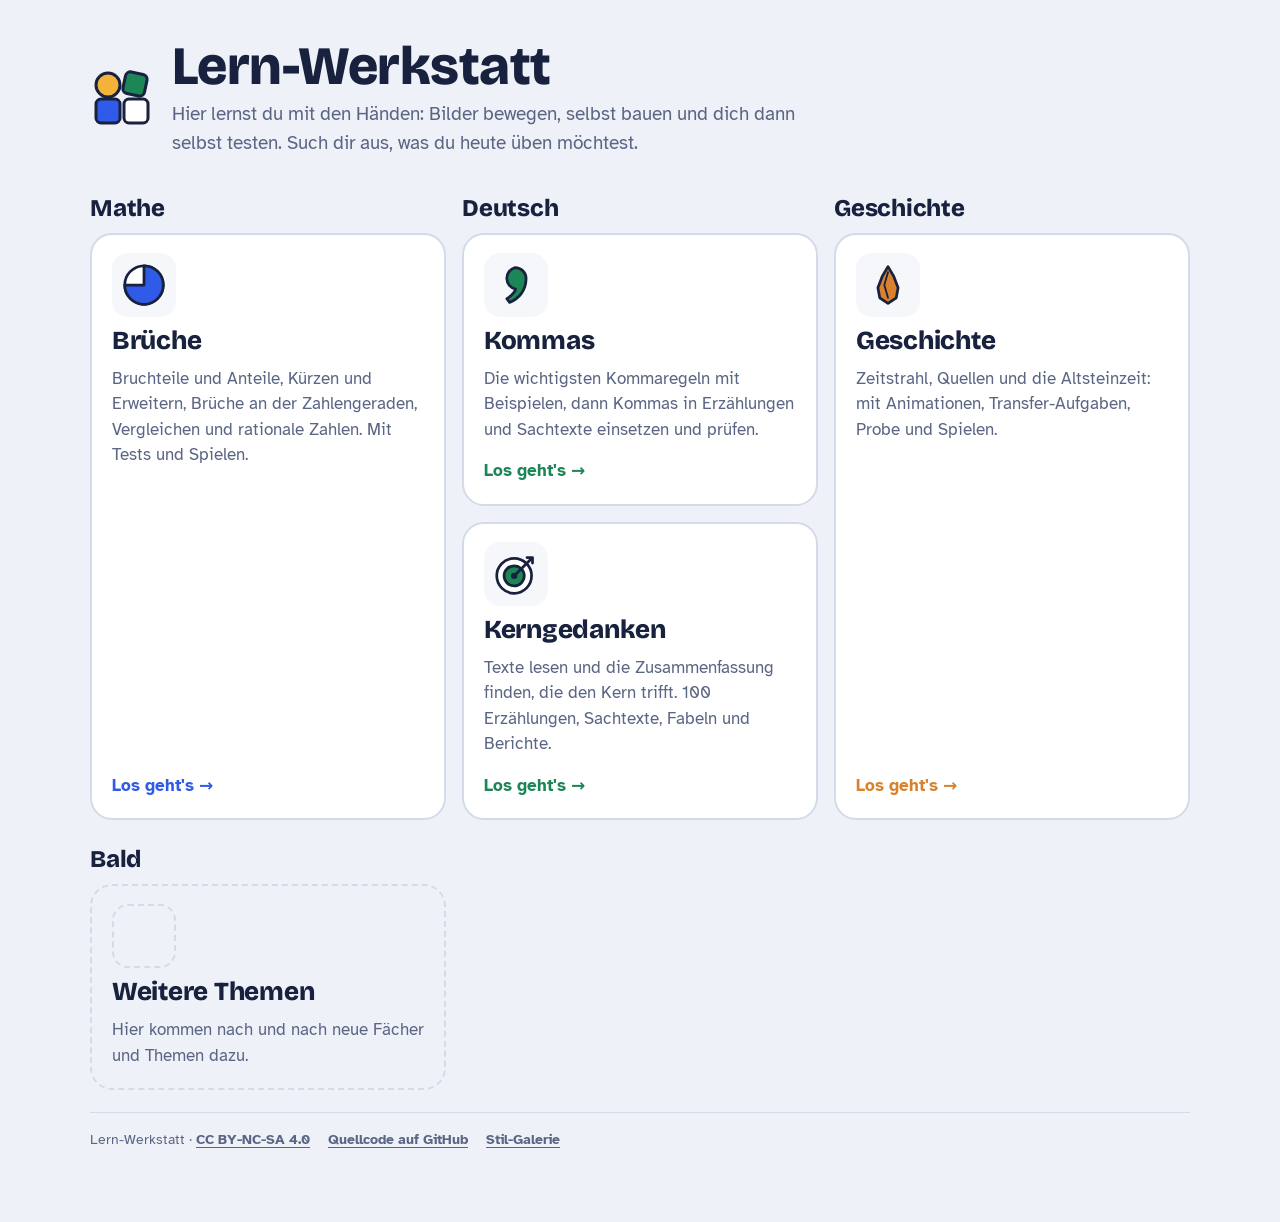
<file: index.html>
<!doctype html>
<html lang="de">
<head>
<meta charset="utf-8">
<meta name="viewport" content="width=device-width,initial-scale=1">
<title>Lern-Werkstatt</title>
<meta name="description" content="Interaktive Lern-Apps zum Ausprobieren: Bilder bewegen, selbst bauen, sich selbst testen.">
<link rel="icon" href="kit/logo.svg" type="image/svg+xml">
<link rel="preconnect" href="https://fonts.googleapis.com">
<link rel="preconnect" href="https://fonts.gstatic.com" crossorigin>
<link rel="stylesheet" href="https://fonts.googleapis.com/css2?family=Atkinson+Hyperlegible:wght@400;700&family=Bricolage+Grotesque:opsz,wght@12..96,600;12..96,800&display=swap">
<link rel="stylesheet" href="kit/tokens.css">
<link rel="stylesheet" href="kit/kit.css">
</head>
<body>
<div class="wrap">
  <header class="hero">
    <img class="logo" src="kit/logo.svg" width="64" height="64" alt="">
    <div>
      <h1>Lern-Werkstatt</h1>
      <p>Hier lernst du mit den Händen: Bilder bewegen, selbst bauen und dich dann selbst testen. Such dir aus, was du heute üben möchtest.</p>
    </div>
  </header>

  <main class="subjects">
    <!-- main.subjects puts the subjects side by side; "Bald" stays last. One <section class="subject"> per subject. One <a class="app-card"> per app.
         --c picks the subject colour from kit/tokens.css (--subj-1 … --subj-4).
         How to add an app: docs/NEW-APP.md -->
    <section class="subject" aria-labelledby="s-mathe">
      <h2 id="s-mathe">Mathe</h2>
      <div class="apps">
        <a class="app-card" style="--c:var(--subj-1)" href="brueche/">
          <span class="app-icon" aria-hidden="true">
            <svg width="44" height="44" viewBox="0 0 48 48"><circle cx="24" cy="24" r="21" fill="var(--card)" stroke="var(--ink)" stroke-width="3"/><path d="M24 24 L24 3 A21 21 0 1 1 3 24 Z" fill="var(--subj-1)" stroke="var(--ink)" stroke-width="3" stroke-linejoin="round"/></svg>
          </span>
          <h3>Brüche</h3>
          <p>Bruchteile und Anteile, Kürzen und Erweitern, Brüche an der Zahlengeraden, Vergleichen und rationale Zahlen. Mit Tests und Spielen.</p>
          <span class="go-row">Los geht's →</span>
        </a>
      </div>
    </section>
    <section class="subject" aria-labelledby="s-deutsch">
      <h2 id="s-deutsch">Deutsch</h2>
      <div class="apps">
        <a class="app-card" style="--c:var(--subj-2)" href="komma/">
          <span class="app-icon" aria-hidden="true">
            <svg width="44" height="44" viewBox="0 0 48 48"><path d="M23 5a12 12 0 0 1 12 12c0 13-8 22-18 26l-3-4c6-4 9-8 9.6-10.6A12 12 0 0 1 23 5Z" fill="var(--subj-2)" stroke="var(--ink)" stroke-width="3" stroke-linejoin="round"/></svg>
          </span>
          <h3>Kommas</h3>
          <p>Die wichtigsten Kommaregeln mit Beispielen, dann Kommas in Erzählungen und Sachtexte einsetzen und prüfen.</p>
          <span class="go-row">Los geht's →</span>
        </a>
        <a class="app-card" style="--c:var(--subj-2)" href="kerngedanke/">
          <span class="app-icon" aria-hidden="true">
            <svg width="44" height="44" viewBox="0 0 48 48"><circle cx="22" cy="26" r="19" fill="var(--card)" stroke="var(--ink)" stroke-width="3"/><circle cx="22" cy="26" r="11" fill="var(--subj-2)" stroke="var(--ink)" stroke-width="3"/><circle cx="22" cy="26" r="3.5" fill="var(--ink)"/><path d="M23 25 L41 7" stroke="var(--ink)" stroke-width="3" stroke-linecap="round"/><path d="M36 6 L42 6 L42 12" fill="none" stroke="var(--ink)" stroke-width="3" stroke-linecap="round" stroke-linejoin="round"/></svg>
          </span>
          <h3>Kerngedanken</h3>
          <p>Texte lesen und die Zusammenfassung finden, die den Kern trifft. 100 Erzählungen, Sachtexte, Fabeln und Berichte.</p>
          <span class="go-row">Los geht's →</span>
        </a>
      </div>
    </section>
    <section class="subject" aria-labelledby="s-geschichte">
      <h2 id="s-geschichte">Geschichte</h2>
      <div class="apps">
        <a class="app-card" style="--c:var(--subj-4)" href="geschichte/">
          <span class="app-icon" aria-hidden="true">
            <svg width="44" height="44" viewBox="0 0 48 48"><path d="M24 4 L30 14 L35 27 L33 38 L24 44 L15 38 L13 27 L18 14 Z" fill="var(--subj-4)" stroke="var(--ink)" stroke-width="3" stroke-linejoin="round"/><path d="M24 10 L20 24 L24 38" fill="none" stroke="var(--ink)" stroke-width="2" stroke-linecap="round"/></svg>
          </span>
          <h3>Geschichte</h3>
          <p>Zeitstrahl, Quellen und die Altsteinzeit: mit Animationen, Transfer-Aufgaben, Probe und Spielen.</p>
          <span class="go-row">Los geht's →</span>
        </a>
      </div>
    </section>
    <section class="subject" aria-labelledby="s-bald">
      <h2 id="s-bald">Bald</h2>
      <div class="apps">
        <div class="app-card soon">
          <span class="app-icon" aria-hidden="true"></span>
          <h3>Weitere Themen</h3>
          <p>Hier kommen nach und nach neue Fächer und Themen dazu.</p>
        </div>
      </div>
    </section>
  </main>

  <footer class="foot">
    <span>Lern-Werkstatt · <a href="https://creativecommons.org/licenses/by-nc-sa/4.0/deed.de">CC BY-NC-SA 4.0</a></span>
    <a href="https://github.com/hashseed/tutor">Quellcode auf GitHub</a>
    <a href="kit/galerie.html">Stil-Galerie</a>
  </footer>
</div>
</body>
</html>
</file>
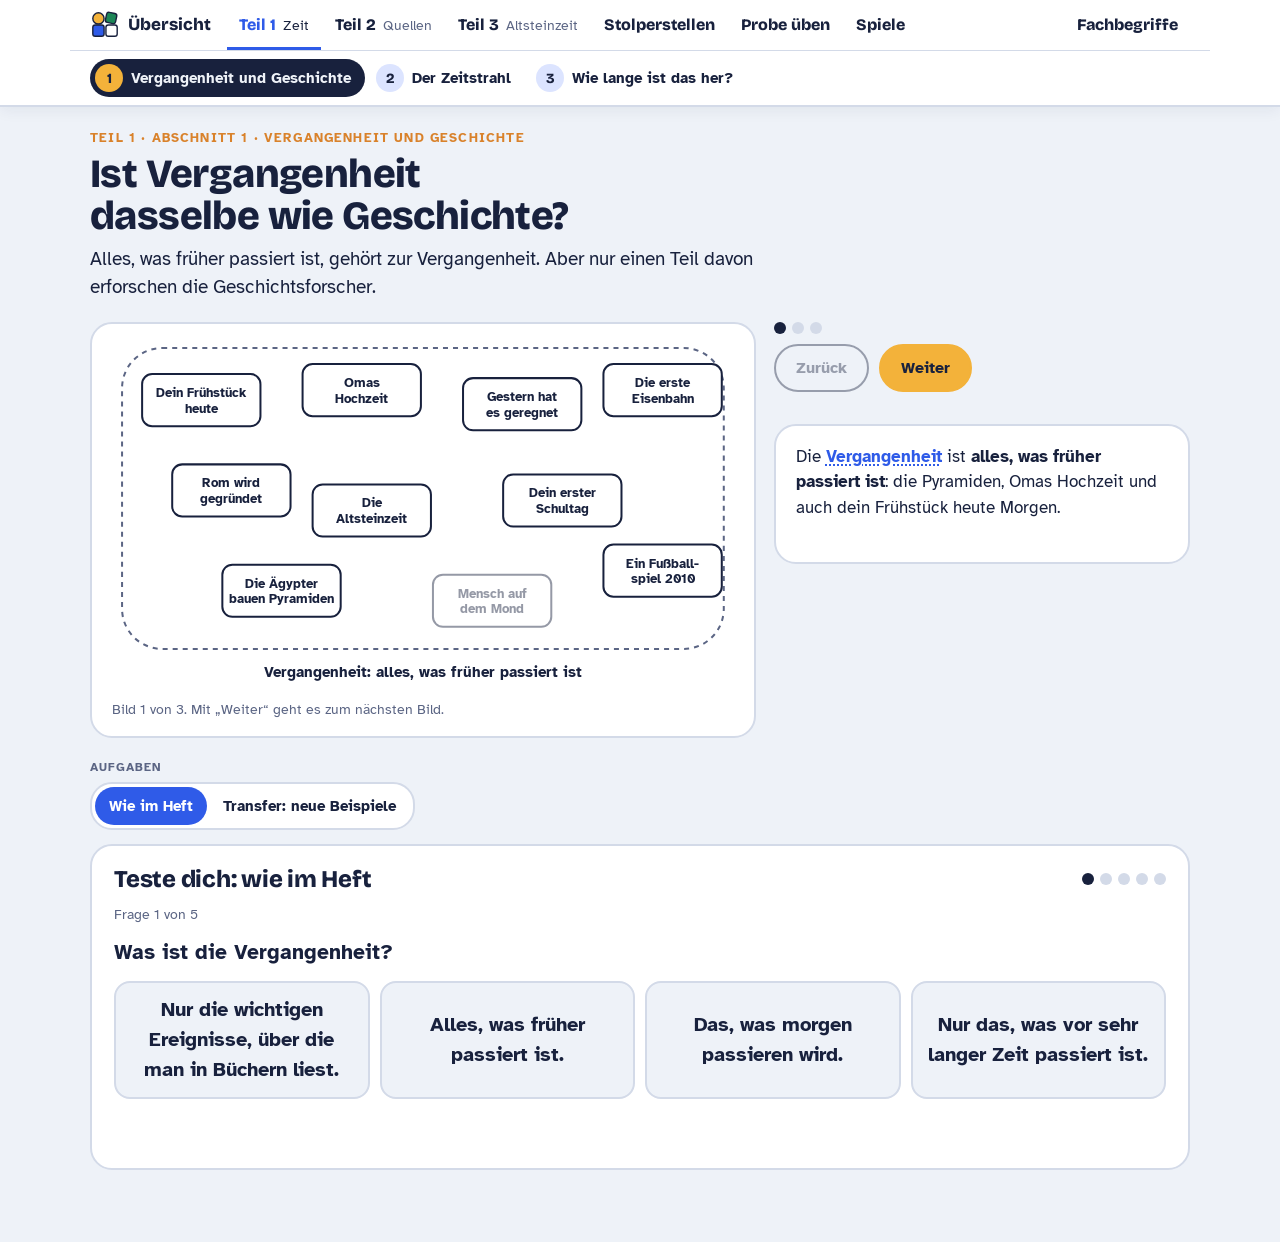
<file: geschichte/index.html>
<!doctype html>
<html lang="de">
<head>
<meta charset="utf-8">
<meta name="viewport" content="width=device-width,initial-scale=1">
<title>Geschichts-Werkstatt · Lern-Werkstatt</title>
<meta name="description" content="Geschichte üben: Zeitstrahl, Quellen und die Altsteinzeit, mit Animationen, Transfer-Aufgaben und Probe.">
<link rel="icon" href="../kit/logo.svg" type="image/svg+xml">
<link rel="preconnect" href="https://fonts.googleapis.com">
<link rel="preconnect" href="https://fonts.gstatic.com" crossorigin>
<link rel="stylesheet" href="https://fonts.googleapis.com/css2?family=Atkinson+Hyperlegible:wght@400;700&family=Bricolage+Grotesque:opsz,wght@12..96,600;12..96,800&display=swap">
<link rel="stylesheet" href="../kit/tokens.css">
<link rel="stylesheet" href="../kit/kit.css">
<style>
  /* Geschichts-Werkstatt. App prefix "gs-". Colours only via tokens; app tokens below for light and dark. */
  :root{
    --gs-night:#1E2747;   /* night sky and cave, dark in both themes */
    --gs-on-night:#F4F1E6;
    --gs-earth:#C9A57A;   /* soil, cave wall */
    --gs-earth-soft:#EADBC6;
    --gs-stone:#9AA0AE;   /* stone tools */
    --gs-grass:#8DBA6A;
    --gs-fire:#F08A24;
    --gs-flame:#FFD15C;
  }
  @media (prefers-color-scheme: dark){ :root:not([data-theme="light"]){
    --gs-night:#0A0F20; --gs-on-night:#E8ECF8; --gs-earth:#8C6E4C; --gs-earth-soft:#3B3126;
    --gs-stone:#7D8494; --gs-grass:#4F7A3A; --gs-fire:#F08A24; --gs-flame:#FFD15C } }
  :root[data-theme="dark"]{
    --gs-night:#0A0F20; --gs-on-night:#E8ECF8; --gs-earth:#8C6E4C; --gs-earth-soft:#3B3126;
    --gs-stone:#7D8494; --gs-grass:#4F7A3A; --gs-fire:#F08A24; --gs-flame:#FFD15C }

  .eyebrow{color:var(--subj-4)}
  .gs-player{display:flex;flex-direction:column;gap:10px}
  .gs-checkwrap{display:flex;flex-direction:column;gap:14px}
  .gs-best{margin:0;color:var(--muted);font-size:var(--fs-small)}
  .muted{color:var(--muted)}
  .readout ul{margin:0;padding-left:20px}
  .readout .gs-merk{background:var(--sun-soft);border-radius:var(--r-sm);padding:8px 12px;font-weight:700}

  /* SVG drawing classes (stages) */
  .gs-card-svg{fill:var(--card);stroke:var(--ink);stroke-width:2}
  .gs-txt-svg{fill:var(--ink);font:700 15px var(--body)}
  .gs-txt-sm{fill:var(--ink);font:700 13px var(--body)}
  .gs-txt-xs{fill:var(--ink);font:700 11.5px var(--body)}
  .gs-txt-mu{fill:var(--muted);font:700 13px var(--body)}
  .gs-big-svg{fill:var(--ink);font:800 24px var(--display)}
  .gs-night{fill:var(--gs-night)}
  .gs-on-night{fill:var(--gs-on-night);font:700 15px var(--body)}
  .gs-earth{fill:var(--gs-earth);stroke:var(--ink);stroke-width:2}
  .gs-earth-soft{fill:var(--gs-earth-soft)}
  .gs-stone{fill:var(--gs-stone);stroke:var(--ink);stroke-width:2.5;stroke-linejoin:round}
  .gs-grass{fill:var(--gs-grass)}
  .gs-fire{fill:var(--gs-fire)}
  .gs-flame{fill:var(--gs-flame)}
  .gs-acc{fill:var(--accent);stroke:var(--ink);stroke-width:2}
  .gs-acc-soft{fill:var(--accent-soft);stroke:var(--ink);stroke-width:2}
  .gs-sun{fill:var(--sun);stroke:var(--ink);stroke-width:2}
  .gs-sun-soft{fill:var(--sun-soft);stroke:var(--ink);stroke-width:2}
  .gs-good{fill:var(--good-soft);stroke:var(--good);stroke-width:2.5}
  .gs-pink{fill:var(--subj-3);stroke:var(--ink);stroke-width:2}
  .gs-orange{fill:var(--subj-4);stroke:var(--ink);stroke-width:2}
  .gs-green{fill:var(--subj-2);stroke:var(--ink);stroke-width:2}
  .gs-line{stroke:var(--ink);stroke-width:2.5;fill:none;stroke-linecap:round;stroke-linejoin:round}
  .gs-line-mu{stroke:var(--muted);stroke-width:2;fill:none;stroke-dasharray:5 5}
  .gs-paint{fill:none;stroke:var(--gs-fire);stroke-width:4;stroke-linecap:round;stroke-linejoin:round}
  .gs-paint-dark{fill:none;stroke:var(--gs-night);stroke-width:4;stroke-linecap:round;stroke-linejoin:round}
  @keyframes gs-flicker{0%,100%{transform:scale(1,1)}50%{transform:scale(1.06,.92)}}
  .gs-flick{transform-box:fill-box;transform-origin:50% 100%;animation:gs-flicker .5s ease-in-out infinite}
  .gs-tap{cursor:pointer}

  /* Sort task */
  .gs-pool{display:flex;flex-wrap:wrap;gap:8px;min-height:44px;padding:10px;border:var(--bw) dashed var(--line);border-radius:var(--r-md)}
  .gs-pool:empty::before{content:"Alle Karten liegen in einem Kasten.";color:var(--muted);font-size:var(--fs-small);align-self:center}
  .gs-card{border:var(--bw) solid var(--line);border-radius:var(--r-sm);background:var(--paper);padding:8px 12px;font-weight:700;font-size:16px;cursor:pointer;text-align:left}
  .gs-card:hover{border-color:var(--accent)}
  .gs-card[aria-pressed="true"]{border-color:var(--accent);background:var(--accent-soft);box-shadow:0 0 0 3px var(--accent-soft)}
  .gs-card.ok{border-color:var(--good);background:var(--good-soft)}
  .gs-card.bad{border-color:var(--bad);background:var(--bad-soft)}
  .gs-card:disabled{cursor:default}
  .gs-buckets{display:grid;grid-template-columns:repeat(auto-fit,minmax(150px,1fr));gap:10px;margin-top:12px}
  .gs-bucket{border:var(--bw) solid var(--line);border-radius:var(--r-md);background:var(--plate);display:flex;flex-direction:column;min-width:0}
  .gs-bhead{overflow-wrap:anywhere;hyphens:manual;border:0;background:none;padding:10px 12px 6px;font-weight:800;font-family:var(--display);font-size:17px;text-align:left;cursor:pointer;border-radius:var(--r-md) var(--r-md) 0 0}
  .gs-bin{display:flex;flex-wrap:wrap;gap:6px;padding:4px 10px 12px;min-height:56px;cursor:pointer}
  .gs-picking .gs-bucket{border-color:var(--accent)}
  .gs-picking .gs-bin{background:var(--accent-soft);border-radius:0 0 var(--r-md) var(--r-md)}
  .gs-why{display:block;margin-top:6px}
  .gs-model{display:block;margin-top:8px;color:var(--ink);background:var(--plate);border-radius:var(--r-sm);padding:8px 12px}

  /* Order task */
  .gs-order{list-style:none;margin:0;padding:0;display:flex;flex-direction:column;gap:8px}
  .gs-row{display:flex;align-items:center;gap:10px;border:var(--bw) solid var(--line);border-radius:var(--r-md);background:var(--paper);padding:6px 6px 6px 10px}
  .gs-hint{margin:0 0 8px;color:var(--muted);font-size:var(--fs-small)}
  .gs-order .gs-row{touch-action:none;cursor:grab;user-select:none;-webkit-user-select:none}
  .gs-order.gs-locked .gs-row{touch-action:auto;cursor:default}
  .gs-order .gs-row.drag{position:relative;z-index:2;cursor:grabbing;border-color:var(--accent);box-shadow:var(--shadow-pop)}
  .gs-dragging{cursor:grabbing}
  .gs-row.ok{border-color:var(--good);background:var(--good-soft)}
  .gs-row.bad{border-color:var(--bad);background:var(--bad-soft)}
  .gs-pos{flex:none;width:28px;height:28px;border-radius:50%;display:grid;place-items:center;background:var(--accent-soft);font:800 14px var(--display)}
  .gs-txt{flex:1;min-width:0;font-weight:700}
  .gs-move{flex:none;display:flex;gap:4px}
  .gs-mv{width:40px;height:40px;border:var(--bw) solid var(--line);border-radius:var(--r-sm);background:var(--card);cursor:pointer;font-size:14px}
  .gs-mv:hover:not(:disabled){border-color:var(--accent)}
  .gs-mv:disabled{opacity:.3;cursor:default}

  /* Gap text */
  .gs-gaptext{margin:0;font-size:19px;line-height:2.3;max-width:62ch}
  .gs-gap{display:inline-block;min-width:6.5em;margin:0 2px;padding:0 8px;border:0;border-bottom:3px solid var(--ink);border-radius:6px 6px 0 0;background:var(--plate);font:inherit;font-weight:700;line-height:1.5;cursor:pointer;vertical-align:baseline}
  .gs-gap.sel{background:var(--sun-soft);border-bottom-color:var(--sun)}
  .gs-gap.full{color:var(--accent)}
  .gs-gap.ok{background:var(--good-soft);border-bottom-color:var(--good);color:var(--good)}
  .gs-gap.bad{background:var(--bad-soft);border-bottom-color:var(--bad);color:var(--bad)}
  .gs-words{display:flex;flex-wrap:wrap;gap:8px;margin-top:12px}
  .gs-word{border:var(--bw) solid var(--line);border-radius:var(--r-pill);background:var(--paper);padding:6px 14px;font-weight:700;font-size:16px;cursor:pointer}
  .gs-word:hover{border-color:var(--accent)}

  /* Number and text answers */
  .gs-num{display:inline-flex;align-items:center;gap:10px;font-weight:700}
  .gs-field{width:140px}
  .gs-text{width:100%;max-width:62ch;border:var(--bw) solid var(--line);border-radius:var(--r-md);background:var(--paper);padding:10px 12px;font-size:17px;resize:vertical}
  .gs-text:focus{outline:none;border-color:var(--accent);box-shadow:0 0 0 3px var(--accent-soft)}
  .gs-keys{margin-top:10px}
  .gs-keys ul{list-style:none;margin:4px 0 0;padding:0;display:flex;flex-wrap:wrap;gap:6px 14px}
  .gs-keys li{color:var(--muted);font-weight:700}
  .gs-keys li.ok{color:var(--good)}

  .gs-games{display:grid;grid-template-columns:repeat(auto-fit,minmax(240px,1fr));gap:14px}
  .gs-timer{font:800 28px var(--display);color:var(--accent)}
</style>
</head>
<body>
<nav class="navbar" aria-label="Navigation">
  <div class="nav-row">
    <a class="nav-home" href="../" title="Zur Übersicht"><img class="logo" src="../kit/logo.svg" width="30" height="30" alt=""><b>Übersicht</b></a>
    <div class="units" id="units"></div>
  </div>
  <div class="nav-row sub">
    <div class="tabs" role="tablist" aria-label="Abschnitte" id="tabs" hidden></div>
  </div>
</nav>

<div class="wrap">
  <main></main>
</div>

<script src="../kit/kit.js"></script>
<script src="buehnen.js"></script>
<script src="app.js"></script>
</body>
</html>
</file>
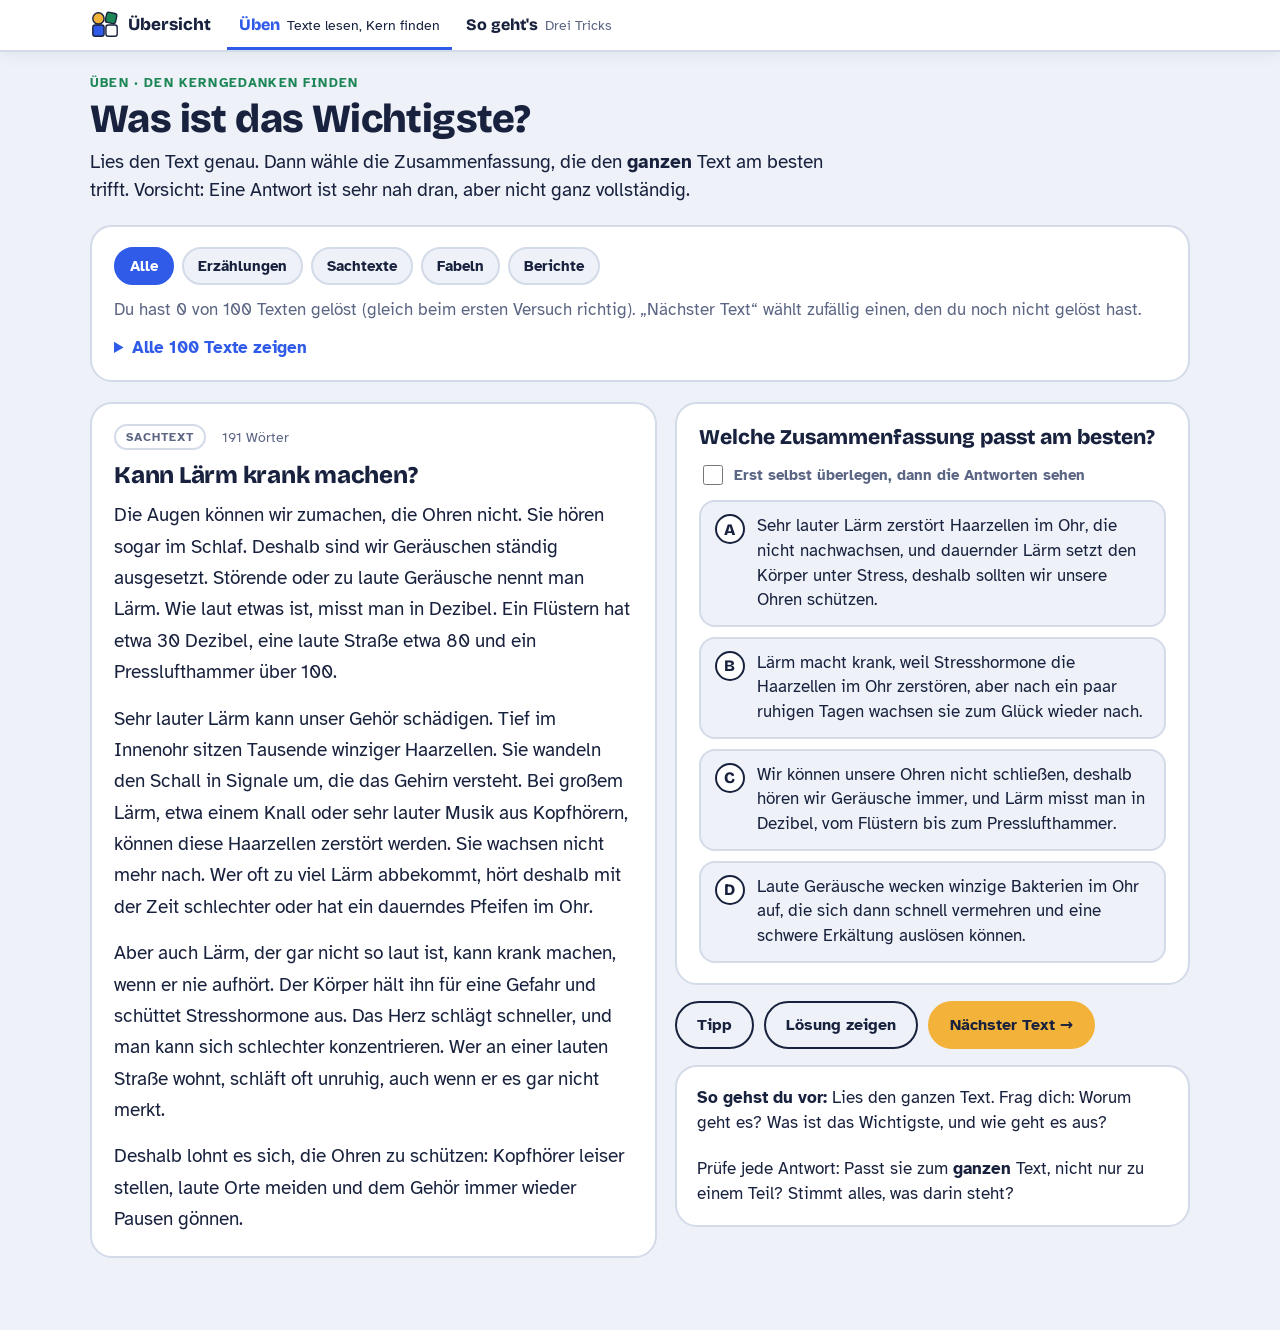
<file: kerngedanke/index.html>
<!doctype html>
<html lang="de">
<head>
<meta charset="utf-8">
<meta name="viewport" content="width=device-width,initial-scale=1">
<title>Kerngedanken-Werkstatt · Lern-Werkstatt</title>
<meta name="description" content="Den Kerngedanken eines Textes finden: Text lesen und die Zusammenfassung wählen, die am besten passt.">
<link rel="icon" href="../kit/logo.svg" type="image/svg+xml">
<link rel="preconnect" href="https://fonts.googleapis.com">
<link rel="preconnect" href="https://fonts.gstatic.com" crossorigin>
<link rel="stylesheet" href="https://fonts.googleapis.com/css2?family=Atkinson+Hyperlegible:wght@400;700&family=Bricolage+Grotesque:opsz,wght@12..96,600;12..96,800&display=swap">
<link rel="stylesheet" href="../kit/tokens.css">
<link rel="stylesheet" href="../kit/kit.css">
<style>
  /* Kerngedanken-Werkstatt. App prefix "kg-". Colours only via tokens. */
  .eyebrow{color:var(--subj-2)}
  .muted{color:var(--muted)}

  /* ---- Üben: text on the left, answers on the right ---- */
  .kg-pick{display:flex;flex-direction:column;gap:12px}
  .kg-pick .chip .kg-tick{color:var(--good)}
  .kg-stand{margin:0;color:var(--muted)}
  .kg-all summary{cursor:pointer;font-weight:700;color:var(--accent);width:max-content;max-width:100%}
  .kg-all[open] summary{margin-bottom:10px}
  .kg-all .chips{max-height:320px;overflow-y:auto;padding:2px}
  .kg-filter{display:flex;flex-wrap:wrap;gap:8px}

  .kg-grid{display:grid;grid-template-columns:minmax(0,1fr);gap:18px;align-items:start}
  @media (min-width:960px){
    .kg-grid{grid-template-columns:minmax(0,1.1fr) minmax(0,1fr)}
  }
  .kg-side{display:flex;flex-direction:column;gap:16px;min-width:0}
  .kg-meta{display:flex;flex-wrap:wrap;align-items:center;gap:8px 16px}
  .kg-art{font-size:var(--fs-label);font-weight:700;letter-spacing:.08em;text-transform:uppercase;color:var(--muted);border:var(--bw) solid var(--line);border-radius:var(--r-pill);padding:2px 10px}
  .kg-words{color:var(--muted);font-size:var(--fs-small)}
  .kg-textcard h3{font-size:var(--fs-h3)}
  .kg-text p{margin:0 0 .8em;font-size:19px;line-height:1.65;max-width:62ch}
  .kg-text p:last-child{margin-bottom:0}

  /* Answer options: full sentences, so left-aligned and normal weight */
  .kg-q{margin:0;font:800 var(--fs-prompt)/1.25 var(--display)}
  .kg-opts{display:flex;flex-direction:column;gap:10px}
  .kg-opt{display:grid;grid-template-columns:auto minmax(0,1fr);gap:4px 12px;align-items:start;width:100%;text-align:left;border:var(--bw) solid var(--line);border-radius:var(--r-md);background:var(--paper);padding:12px 14px;font-size:17px;line-height:1.45;cursor:pointer;transition:border-color var(--t-fast),background-color var(--t-fast)}
  .kg-opt:hover:not(:disabled){border-color:var(--accent)}
  .kg-opt:disabled{cursor:default;color:var(--ink)}
  .kg-letter{display:grid;place-items:center;width:30px;height:30px;border-radius:50%;background:var(--card);border:var(--bw) solid var(--ink);font:800 16px var(--display)}
  .kg-opt .kg-why{grid-column:2;font-size:15px;color:var(--ink)}
  .kg-opt .kg-badge{grid-column:2;justify-self:start;font-size:var(--fs-label);font-weight:700;letter-spacing:.06em;text-transform:uppercase;border-radius:var(--r-pill);padding:2px 10px}
  .kg-opt.r-richtig{border-color:var(--good);background:var(--good-soft)}
  .kg-opt.r-richtig .kg-letter{background:var(--good);border-color:var(--good);color:var(--card)}
  .kg-opt.r-nah{border-color:var(--sun);background:var(--sun-soft)}
  .kg-opt.r-teils,.kg-opt.r-falsch{border-color:var(--bad);background:var(--bad-soft)}
  .kg-badge.b-richtig{background:var(--good);color:var(--card)}
  .kg-badge.b-nah{background:var(--sun);color:var(--on-sun)}
  .kg-badge.b-teils{background:var(--card);color:var(--bad);border:var(--bw) solid var(--bad)}
  .kg-badge.b-falsch{background:var(--bad);color:var(--card)}
  .kg-opt.kg-chosen{box-shadow:0 0 0 4px var(--accent-soft)}
  .kg-shake{animation:kg-shake .35s ease-out}
  @keyframes kg-shake{25%{transform:translateX(-6px)}50%{transform:translateX(5px)}75%{transform:translateX(-3px)}}
  .kg-think{display:flex;flex-direction:column;align-items:flex-start;gap:10px;background:var(--plate);border-radius:var(--r-md);padding:14px 16px}
  .kg-think p{margin:0}
  .readout .kg-score{font:800 26px/1.15 var(--display);margin:0}
  .readout .kg-score.good{color:var(--good)}

  /* ---- Target (Zielscheibe) ---- */
  .kg-target{display:flex;flex-wrap:wrap;align-items:center;justify-content:center;gap:12px 22px}
  .kg-target svg{width:min(100%,260px);height:auto;flex:none}
  .kg-legend{display:flex;flex-direction:column;gap:8px;margin:0;padding:0;list-style:none;font-size:15px;max-width:300px}
  .kg-legend li{display:grid;grid-template-columns:22px minmax(0,1fr);gap:8px;align-items:start}
  .kg-legend i{width:18px;height:18px;border-radius:50%;border:var(--bw) solid var(--ink);margin-top:2px}
  .kg-legend b{display:block}
  .ring-0{fill:var(--good-soft);stroke:var(--good)} .kg-legend .ring-0{background:var(--good-soft);border-color:var(--good)}
  .ring-1{fill:var(--sun-soft);stroke:var(--ink)} .kg-legend .ring-1{background:var(--sun-soft)}
  .ring-2{fill:var(--plate);stroke:var(--ink)} .kg-legend .ring-2{background:var(--plate)}
  .ring-3{fill:var(--bad-soft);stroke:var(--ink)} .kg-legend .ring-3{background:var(--bad-soft)}
  .kg-ring{stroke-width:2.5}
  .kg-dart circle{fill:var(--accent);stroke:var(--ink);stroke-width:2}
  .kg-dart.me circle{stroke:var(--sun);stroke-width:5}
  .kg-dart text{fill:var(--on-accent);font:800 15px var(--display);text-anchor:middle;dominant-baseline:central}
  .kg-legend li.on b{text-decoration:underline 3px var(--sun);text-underline-offset:4px}

  /* ---- So geht's: example text with marked parts ---- */
  .kg-ex{display:flex;flex-direction:column;gap:12px;padding:14px 12px}
  .kg-ex p{margin:0;font-size:18px;line-height:1.7}
  .kg-ex p+p{margin-top:8px}
  .kg-key{border-radius:6px;padding:.05em .1em;transition:background-color var(--t-med),box-shadow var(--t-med)}
  .kg-key.on{background:var(--sun-soft);box-shadow:inset 0 -3px 0 var(--sun)}
  .kg-det{transition:opacity var(--t-med),color var(--t-med)}
  .kg-det.off{opacity:.38;text-decoration:line-through;text-decoration-color:var(--muted)}
  .kg-steps{display:flex;flex-wrap:wrap;gap:8px;margin:0;padding:0;list-style:none}
  .kg-steps li{border:var(--bw) solid var(--line);border-radius:var(--r-pill);padding:3px 12px;font-weight:700;font-size:15px;color:var(--muted);transition:all var(--t-med)}
  .kg-steps li.on{border-color:var(--sun);background:var(--sun-soft);color:var(--ink)}
  .kg-steps li.done{border-color:var(--good);color:var(--good)}
  .kg-kern{border:var(--bw) dashed var(--line);border-radius:var(--r-md);padding:12px 14px;min-height:56px;display:flex;flex-wrap:wrap;gap:6px;align-items:center}
  .kg-kern.full{border-style:solid;border-color:var(--good);background:var(--good-soft)}
  .kg-kern .lbl-k{font-size:var(--fs-label);font-weight:700;letter-spacing:.08em;text-transform:uppercase;color:var(--muted);width:100%}
  .kg-piece{background:var(--card);border:var(--bw) solid var(--ink);border-radius:var(--r-sm);padding:2px 10px;font-weight:700}
  .kg-sentence{font-size:18px;font-weight:700;margin:0}

  /* Absatz-Probe */
  .kg-paras{display:flex;flex-direction:column;gap:10px;padding:12px}
  .kg-para{position:relative;display:grid;grid-template-columns:minmax(0,1fr) 44px;gap:10px;align-items:center;border:var(--bw) solid var(--line);border-radius:var(--r-md);padding:10px 12px;background:var(--card);overflow:hidden;transition:border-color var(--t-med)}
  .kg-para p{margin:0;font-size:16px;line-height:1.5}
  .kg-para .n{font-size:var(--fs-label);font-weight:700;letter-spacing:.08em;text-transform:uppercase;color:var(--muted);display:block}
  .kg-para.scan{border-color:var(--accent)}
  .kg-para .kg-bar{position:absolute;left:0;top:0;bottom:0;width:6px;background:var(--accent);opacity:0}
  .kg-stamp{width:40px;height:40px;border-radius:50%;display:grid;place-items:center;font:800 22px var(--display);border:var(--bw) solid var(--line);color:var(--muted);transform:scale(.6);opacity:0}
  .kg-stamp.yes{border-color:var(--good);background:var(--good-soft);color:var(--good)}
  .kg-stamp.part{border-color:var(--sun);background:var(--sun-soft);color:var(--on-sun)}
  .kg-stamp.no{border-color:var(--bad);background:var(--bad-soft);color:var(--bad)}
  .kg-cand{display:flex;flex-direction:column;gap:8px}
  .kg-cand .kg-opt{font-size:16px;padding:10px 12px}
  .kg-cand .kg-opt[aria-pressed="true"]{border-color:var(--accent);background:var(--accent-soft)}

  /* Quiz with sentence answers */
  .kg-check .opts{grid-template-columns:minmax(0,1fr)}
  .kg-check .opt{font-size:17px;font-weight:400;text-align:left;align-items:flex-start;line-height:1.45}
  .kg-mini{background:var(--plate);border-radius:var(--r-sm);padding:10px 14px;margin:0;font-size:17px;line-height:1.6}
</style>
</head>
<body>
<nav class="navbar" aria-label="Navigation">
  <div class="nav-row">
    <a class="nav-home" href="../" title="Zur Übersicht"><img class="logo" src="../kit/logo.svg" width="30" height="30" alt=""><b>Übersicht</b></a>
    <div class="units">
      <button type="button" class="unit" aria-pressed="true" data-part="ueben"><b>Üben</b><span>Texte lesen, Kern finden</span></button>
      <button type="button" class="unit" aria-pressed="false" data-part="sogehts"><b>So geht's</b><span>Drei Tricks</span></button>
    </div>
  </div>
  <div class="nav-row sub">
    <div class="tabs" role="tablist" aria-label="So geht's" id="how-tabs" hidden></div>
  </div>
</nav>

<div class="wrap">
  <main>
    <section class="module" id="ueben">
      <div class="mod-head">
        <p class="eyebrow">Üben · Den Kerngedanken finden</p>
        <h2>Was ist das Wichtigste?</h2>
        <p class="lede">Lies den Text genau. Dann wähle die Zusammenfassung, die den <b>ganzen</b> Text am besten trifft. Vorsicht: Eine Antwort ist sehr nah dran, aber nicht ganz vollständig.</p>
      </div>

      <div class="card kg-pick">
        <div class="kg-filter" id="pick-art" role="group" aria-label="Textart"></div>
        <p class="kg-stand" id="pick-stand"></p>
        <details class="kg-all">
          <summary id="pick-sum">Alle Texte zeigen</summary>
          <div class="chips" id="pick-list" aria-label="Text wählen"></div>
        </details>
      </div>

      <div class="kg-grid">
        <article class="card kg-textcard">
          <div class="kg-meta"><span class="kg-art" id="t-art"></span><span class="kg-words" id="t-words"></span></div>
          <h3 id="t-title"></h3>
          <div class="kg-text" id="t-text"></div>
        </article>

        <div class="kg-side">
          <div class="card">
            <p class="kg-q" id="q-head">Welche Zusammenfassung passt am besten?</p>
            <label class="toggle"><input type="checkbox" id="t-think"> Erst selbst überlegen, dann die Antworten sehen</label>
            <div class="kg-think" id="t-thinkbox" hidden>
              <p>Sag dir in einem Satz: <b>Worum geht es, und was ist das Wichtigste?</b> Dann vergleiche mit den Antworten.</p>
              <button type="button" class="btn" id="t-show">Antworten zeigen</button>
            </div>
            <div class="kg-opts" id="t-opts" role="group" aria-label="Antworten"></div>
          </div>
          <div class="actions">
            <button type="button" class="btn ghost" id="t-tip">Tipp</button>
            <button type="button" class="btn ghost" id="t-solve">Lösung zeigen</button>
            <button type="button" class="btn go" id="t-next">Nächster Text →</button>
          </div>
          <div class="readout" id="t-out" aria-live="polite"></div>
          <div class="stage kg-target" id="t-target" hidden></div>
        </div>
      </div>
    </section>

    <section class="module" id="sogehts" hidden></section>
  </main>
</div>

<script src="../kit/kit.js"></script>
<script>
const { $, $$, S, esc, shuffle, tween, wait, mountCheck, store, reducedMotion } = Kit;
const save = store('kg');

const ARTEN = { erzaehlung: 'Erzählung', sachtext: 'Sachtext', fabel: 'Fabel', bericht: 'Bericht' };
const RING = ['richtig', 'nah', 'teils', 'falsch'];
const RNAME = { richtig: 'Trifft den Kern', nah: 'Sehr nah dran', teils: 'Nicht ganz richtig', falsch: 'Falsch' };
const RLONG = {
  richtig: 'Fasst den ganzen Text zusammen.',
  nah: 'Stimmt, aber etwas Wichtiges fehlt.',
  teils: 'Nebensache oder ein Fehler darin.',
  falsch: 'Passt nicht zum Text.'
};
const LETTERS = 'ABCD';
let TEXTS = [];

/* ================= Target (Zielscheibe) =================
   Draws four rings: centre = richtig, then nah, teils, falsch. throwDart(letter, ring, mine) lets a dart fly in. */
function target(host) {
  host.innerHTML = '';
  const svg = S('svg', { viewBox: '0 0 260 260', role: 'img', 'aria-label': 'Zielscheibe: In der Mitte trifft eine Antwort den Kern, außen ist sie falsch.' }, host);
  const R = [30, 62, 94, 125];
  for (let i = 3; i >= 0; i--) S('circle', { cx: 130, cy: 130, r: R[i], class: `kg-ring ring-${i}` }, svg);
  const darts = S('g', {}, svg);
  const ul = document.createElement('ul');
  ul.className = 'kg-legend';
  ul.innerHTML = RING.map((r, i) => `<li data-r="${r}"><i class="ring-${i}"></i><span><b>${i ? ['', 'Ring 1', 'Ring 2', 'Außen'][i] : 'Mitte'}: ${RNAME[r]}</b>${RLONG[r]}</span></li>`).join('');
  host.append(ul);
  const used = [];
  async function throwDart(letter, ring, mine) {
    const i = RING.indexOf(ring);
    const r0 = i ? (R[i - 1] + R[i]) / 2 : 0;
    // pick an angle away from the darts already in the same ring
    let a = Math.random() * Math.PI * 2;
    for (let k = 0; k < 12; k++) {
      if (!used.some(u => u.i === i && Math.abs(Math.atan2(Math.sin(u.a - a), Math.cos(u.a - a))) < 0.9)) break;
      a += 0.7;
    }
    used.push({ i, a });
    const x = 130 + r0 * Math.cos(a), y = 130 + r0 * Math.sin(a);
    const g = S('g', { class: 'kg-dart' + (mine ? ' me' : '') }, darts);
    S('circle', { r: 12.5 }, g);
    const t = S('text', {}, g); t.textContent = letter;
    const sx = 300, sy = -30;
    $$('li', ul).forEach(li => li.classList.toggle('on', li.dataset.r === ring));
    await tween(520, p => g.setAttribute('transform', `translate(${sx + (x - sx) * p} ${sy + (y - sy) * p - Math.sin(p * Math.PI) * 40}) scale(${1.6 - .6 * p})`));
  }
  return { throwDart, clear() { darts.textContent = ''; used.length = 0; $$('li', ul).forEach(li => li.classList.remove('on')); } };
}

/* ================= Üben ================= */
const Ueben = (() => {
  let cur = null, order = [], state = 'open', tries = 0, filter = save.get('filter', 'alle'), board = null;
  const out = $('#t-out');
  const done = () => save.get('texte', {});
  // A text counts as solved when the first choice was the right one.
  const solved = r => !!r && r.first === true;
  const list = () => TEXTS.filter(t => filter === 'alle' || t.art === filter);
  function random() {
    const l = list(), d = done();
    const pool = l.filter(t => !solved(d[t.id]) && t !== cur);
    const from = pool.length ? pool : l.filter(t => t !== cur);
    return from.length ? from[Math.floor(Math.random() * from.length)] : l[0] || TEXTS[0];
  }
  function filters() {
    const host = $('#pick-art');
    const opts = [['alle', 'Alle'], ['erzaehlung', 'Erzählungen'], ['sachtext', 'Sachtexte'], ['fabel', 'Fabeln'], ['bericht', 'Berichte']];
    host.innerHTML = opts.map(([v, t]) => `<button type="button" class="chip" aria-pressed="${v === filter}" data-v="${v}">${t}</button>`).join('');
    $$('button', host).forEach(b => b.addEventListener('click', () => {
      filter = b.dataset.v; save.set('filter', filter); filters();
      if (!list().includes(cur)) open(random()); else picker();
    }));
  }
  function picker() {
    const host = $('#pick-list'), d = done(), l = list();
    const n = l.filter(t => solved(d[t.id])).length;
    $('#pick-stand').textContent = n === l.length
      ? `Super, du hast alle ${l.length} Texte gelöst! „Nächster Text“ wählt trotzdem einen zum Wiederholen.`
      : `Du hast ${n} von ${l.length} Texten gelöst (gleich beim ersten Versuch richtig). „Nächster Text“ wählt zufällig einen, den du noch nicht gelöst hast.`;
    $('#pick-sum').textContent = `Alle ${l.length} Texte zeigen`;
    host.innerHTML = '';
    l.forEach(t => {
      const b = document.createElement('button');
      b.type = 'button'; b.className = 'chip';
      b.setAttribute('aria-pressed', cur && t.id === cur.id);
      const ok = solved(d[t.id]);
      b.innerHTML = (ok ? '<span class="kg-tick" aria-hidden="true">✓</span>' : '') + esc(t.titel) + (ok ? '<span class="sr-only"> (gelöst)</span>' : '');
      b.addEventListener('click', () => { open(t); $('.kg-textcard').scrollIntoView({ block: 'start', behavior: reducedMotion.matches ? 'auto' : 'smooth' }); });
      host.append(b);
    });
  }
  function intro() {
    out.innerHTML = `<p><b>So gehst du vor:</b> Lies den ganzen Text. Frag dich: Worum geht es? Was ist das Wichtigste, und wie geht es aus?</p><p>Prüfe jede Antwort: Passt sie zum <b>ganzen</b> Text, nicht nur zu einem Teil? Stimmt alles, was darin steht?</p>`;
  }
  function open(t) {
    cur = t; state = 'open'; tries = 0;
    $('#t-title').textContent = t.titel;
    $('#t-art').textContent = ARTEN[t.art];
    $('#t-words').textContent = `${t.text.split(/\s+/).length} Wörter`;
    $('#t-text').innerHTML = t.text.split(/\n+/).map(p => `<p>${esc(p)}</p>`).join('');
    order = shuffle(t.antworten);
    $('#t-solve').disabled = false; $('#t-tip').disabled = false;
    $('#t-target').hidden = true;
    const think = $('#t-think').checked;
    $('#t-thinkbox').hidden = !think;
    $('#t-opts').hidden = think;
    renderOpts();
    intro(); picker();
  }
  function renderOpts() {
    const host = $('#t-opts');
    host.innerHTML = '';
    order.forEach((a, k) => {
      const b = document.createElement('button');
      b.type = 'button'; b.className = 'kg-opt';
      b.innerHTML = `<span class="kg-letter" aria-hidden="true">${LETTERS[k]}</span><span><span class="sr-only">Antwort ${LETTERS[k]}: </span>${esc(a.text)}</span>`;
      b.addEventListener('click', () => choose(k));
      a.el = b; host.append(b);
    });
  }
  function label(a, k) {
    if (a.shown) return;
    a.shown = true;
    a.el.classList.add('r-' + a.art);
    a.el.insertAdjacentHTML('beforeend', `<span class="kg-badge b-${a.art}">${RNAME[a.art]}</span><span class="kg-why">${esc(a.warum)}</span>`);
    a.el.disabled = true;
  }
  function record(first) {
    const d = done(), prev = d[cur.id];
    if (!prev || (!prev.first && first)) d[cur.id] = { first };
    save.set('texte', d);
  }
  function choose(k) {
    if (state !== 'open') return;
    const a = order[k];
    tries++;
    if (tries === 1) record(a.art === 'richtig');
    $$('.kg-opt').forEach(b => b.classList.remove('kg-chosen'));
    a.el.classList.add('kg-chosen');
    label(a, k);
    if (a.art === 'richtig') return finish(k);
    if (!reducedMotion.matches) { a.el.classList.remove('kg-shake'); void a.el.offsetWidth; a.el.classList.add('kg-shake'); }
    const lead = { nah: 'Knapp daneben! Diese Antwort ist sehr nah dran.', teils: 'Nicht ganz richtig.', falsch: 'Diese Antwort ist falsch.' }[a.art];
    out.innerHTML = `<p class="kg-score">${lead}</p><p>${esc(a.warum)}</p><p class="muted">Lies den Text noch einmal und versuch eine andere Antwort.</p>`;
    picker();
  }
  async function finish(k, shown) {
    state = 'done';
    $('#t-solve').disabled = true; $('#t-tip').disabled = true;
    order.forEach((a, j) => label(a, j));
    const first = tries === 1 && !shown;
    out.innerHTML = shown
      ? `<p class="kg-score">Die Lösung</p><p>Antwort ${LETTERS[k]} trifft den Kern. Unter jeder Antwort steht, warum sie passt oder nicht. Die Zielscheibe zeigt, wie nah jede Antwort dran ist.</p>`
      : `<p class="kg-score good">${first ? 'Volltreffer! Gleich beim ersten Versuch.' : 'Richtig!'}</p><p>Unter jeder Antwort steht jetzt, warum sie passt oder nicht. Die Zielscheibe zeigt, wie nah jede Antwort dran ist.</p>${first ? '' : '<p class="muted">Dieser Text kommt später noch einmal dran, damit du ihn gleich beim ersten Mal schaffst.</p>'}`;
    picker();
    const tg = $('#t-target');
    tg.hidden = false;
    board = target(tg);
    const my = cur;
    // the wrong ones first, the centre last
    for (const r of ['falsch', 'teils', 'nah', 'richtig']) {
      const j = order.findIndex(a => a.art === r);
      await wait(180);
      if (cur !== my) return;
      await board.throwDart(LETTERS[j], r, order[j].el.classList.contains('kg-chosen'));
    }
  }
  function solve() {
    if (state !== 'open') return;
    if (!tries) record(false);
    $('#t-opts').hidden = false; $('#t-thinkbox').hidden = true;
    finish(order.findIndex(a => a.art === 'richtig'), true);
  }
  function tip() {
    out.innerHTML = `<div class="tip"><p><b>Tipp:</b> ${esc(cur.tipp)}</p></div><p class="muted">Eine gute Zusammenfassung passt zu jedem Absatz des Textes. Mach die Absatz-Probe: Welche Antwort deckt alle Absätze ab?</p>`;
  }
  function init() {
    filters();
    $('#t-think').checked = save.get('think', false);
    $('#t-think').addEventListener('change', e => {
      save.set('think', e.target.checked);
      if (state === 'open' && !tries) { $('#t-thinkbox').hidden = !e.target.checked; $('#t-opts').hidden = e.target.checked; }
    });
    $('#t-show').addEventListener('click', () => { $('#t-thinkbox').hidden = true; $('#t-opts').hidden = false; $('.kg-opt').focus(); });
    $('#t-solve').addEventListener('click', solve);
    $('#t-tip').addEventListener('click', tip);
    $('#t-next').addEventListener('click', () => { open(random()); $('.kg-textcard').scrollIntoView({ block: 'start', behavior: reducedMotion.matches ? 'auto' : 'smooth' }); });
    open(random());
  }
  return { init };
})();

/* ================= So geht's =================
   Example markup: [n|…] = key part found in step n, {…} = detail that is left out. */
const EX = {
  lena: {
    art: 'Erzählung', titel: 'Bruno',
    text: [
      'Jeden Morgen ging [1|Lena] an {Herrn Krauses} Garten vorbei. Dort wohnte [2|Bruno, ein großer] {schwarzer} [2|Hund]. Wenn er bellte, rannte Lena über die Straße. [2|Sie hatte Angst vor ihm.]',
      'Eines Tages flog Lenas {roter} Ball über den Zaun. Bruno schnappte ihn sich. {Lena wollte schon weinen.} Doch [3|Bruno trug den Ball zum Zaun und ließ ihn vor ihre Füße fallen.] {Dann wedelte er mit dem Schwanz.}',
      'Seitdem bleibt Lena jeden Morgen am Zaun stehen und krault Bruno {hinter den Ohren}. [4|Vor ihm hat sie keine Angst mehr.]'
    ],
    steps: [
      { q: 'Wer?', piece: 'Lena', say: 'Zuerst: <b>Wer</b> ist die Hauptfigur? Hier ist es Lena.' },
      { q: 'Was ist das Problem?', piece: 'hat Angst vor dem Hund Bruno', say: 'Dann: <b>Was ist das Problem</b> am Anfang? Lena hat Angst vor Bruno.' },
      { q: 'Was passiert?', piece: 'Bruno bringt ihr den Ball zurück', say: 'Jetzt: <b>Was passiert</b> Wichtiges? Bruno bringt den Ball zurück, statt ihn zu behalten.' },
      { q: 'Wie geht es aus?', piece: 'keine Angst mehr', say: 'Zum Schluss: <b>Wie geht es aus?</b> Lena hat keine Angst mehr vor Bruno.' }
    ],
    kern: 'Lena hat Angst vor dem großen Hund Bruno, bis er ihr freundlich ihren Ball zurückbringt. Seitdem hat sie keine Angst mehr vor ihm.'
  },
  igel: {
    art: 'Sachtext', titel: 'Der Igel im Winter',
    text: [
      'Im Herbst frisst [1|der Igel] besonders viel: {Käfer, Würmer und Schnecken.} So [2|legt er eine dicke Fettschicht an.]',
      'Wenn es kalt wird, baut er sich ein Nest aus Laub, {zum Beispiel unter einer Hecke.} Dort rollt er sich zusammen und [3|hält Winterschlaf.]',
      'Im Winterschlaf schlägt sein Herz nur noch {etwa fünfmal in der Minute,} und sein Körper wird kühl. So [4|braucht er kaum Energie und kommt mit seinem Fett bis zum Frühling aus.]'
    ],
    steps: [
      { q: 'Worum geht es?', piece: 'der Igel im Winter', say: 'Bei einem Sachtext fragst du zuerst: <b>Worum geht es?</b> Um den Igel und wie er durch den Winter kommt.' },
      { q: 'Absatz 1', piece: 'frisst sich Fett an', say: 'Dann suchst du das <b>Wichtigste in jedem Absatz</b>. Absatz 1: Der Igel frisst sich ein Fettpolster an.' },
      { q: 'Absatz 2', piece: 'hält Winterschlaf', say: 'Absatz 2: Er baut ein Nest und hält Winterschlaf.' },
      { q: 'Absatz 3', piece: 'braucht kaum Energie', say: 'Absatz 3: Im Winterschlaf braucht er so wenig Energie, dass das Fett bis zum Frühling reicht.' }
    ],
    kern: 'Der Igel frisst sich im Herbst ein Fettpolster an und überlebt den Winter, weil er im Winterschlaf kaum Energie braucht.'
  }
};
function exHtml(paras) {
  return paras.map(p => '<p>' + esc(p).replace(/\[(\d)\|([^\]]+)\]/g, '<span class="kg-key" data-s="$1">$2</span>').replace(/\{([^}]+)\}/g, '<span class="kg-det">$1</span>') + '</p>').join('');
}
const exPlain = paras => paras.map(p => p.replace(/\[\d\|([^\]]+)\]/g, '$1').replace(/[{}]/g, '')).join(' ');

/* Probe candidates for the Igel text: which paragraphs each one covers (1 yes, .5 only a detail, 0 no). */
const PROBE = [
  { text: 'Der Igel frisst sich im Herbst Fett an und überlebt so den Winterschlaf, in dem er kaum Energie braucht.', art: 'richtig', cover: [1, 1, 1],
    say: 'Diese Antwort passt zu <b>allen drei Absätzen</b>. Sie ist der Kerngedanke.' },
  { text: 'Im Herbst frisst der Igel viele Käfer, Würmer und Schnecken und wird dabei richtig dick.', art: 'nah', cover: [1, 0, 0],
    say: 'Diese Antwort passt nur zum <b>ersten Absatz</b>. Alles darin stimmt, aber der Winterschlaf fehlt. Sie ist <b>sehr nah dran</b>, aber zu eng.' },
  { text: 'Im Winterschlaf schlägt das Herz des Igels nur noch etwa fünfmal in der Minute.', art: 'teils', cover: [0, 0, .5],
    say: 'Diese Antwort nennt nur <b>eine Einzelheit</b> aus dem dritten Absatz. Eine Nebensache wird zur Hauptsache gemacht: <b>nicht ganz richtig</b>.' },
  { text: 'Igel sind im Winter besonders munter und suchen unter Hecken nach Futter.', art: 'falsch', cover: [0, 0, 0],
    say: 'Diese Antwort passt zu <b>keinem Absatz</b>. Sie behauptet sogar das Gegenteil: Der Igel schläft im Winter. Sie ist <b>falsch</b>.' }
];

/* Target example for Lena */
const DARTS = [
  { art: 'richtig', text: 'Lena hat Angst vor dem Hund Bruno, bis er ihr den Ball zurückbringt. Danach hat sie keine Angst mehr.',
    say: 'Antwort A trifft <b>die Mitte</b>: Sie nennt das Problem, die Wendung und das Ende. So fasst sie den ganzen Text zusammen.' },
  { art: 'nah', text: 'Lena hat jeden Morgen Angst vor dem großen Hund Bruno und rennt deshalb über die Straße.',
    say: 'Antwort B ist <b>sehr nah dran</b>: Alles stimmt, aber es fehlt das Wichtigste, nämlich wie es ausgeht. Solche Antworten sind oft <b>zu eng</b>, lassen das <b>Ende weg</b> oder sind <b>zu allgemein</b>.' },
  { art: 'teils', text: 'Bruno hat Angst vor Lena, bis sie ihm ihren roten Ball über den Zaun zuwirft.',
    say: 'Antwort C ist <b>nicht ganz richtig</b>: Sie hat mit dem Text zu tun, aber sie verdreht ihn. Nicht Bruno hat Angst, sondern Lena. Hier landen auch Antworten, die eine <b>Nebensache</b> zur Hauptsache machen oder <b>übertreiben</b>.' },
  { art: 'falsch', text: 'Lena wünscht sich zum Geburtstag einen eigenen Hund und einen roten Ball.',
    say: 'Antwort D ist <b>falsch</b>: Von einem Geburtstag steht nichts im Text. Falsche Antworten behandeln ein <b>anderes Thema</b>, behaupten das <b>Gegenteil</b> oder <b>erfinden</b> etwas.' }
];

const SECTIONS = [
  { id: 'kern', name: 'Kern finden' },
  { id: 'probe', name: 'Absatz-Probe' },
  { id: 'ziel', name: 'Vier Antworten' }
];

/* quiz option helper */
const o = (text, why) => why ? { text: esc(text), why } : { text: esc(text), correct: true };
const mini = s => `<p class="kg-mini">${esc(s)}</p>`;

const CHECKS = {
  kern: [
    { type: 'mcq', prompt: 'Was ist der Kerngedanke eines Textes?',
      options: [o('Das Wichtigste aus dem ganzen Text, in ein oder zwei Sätzen.'),
        o('Der erste Satz des Textes.', 'Der erste Satz ist oft nur der Anfang. Der Kerngedanke fasst den ganzen Text zusammen.'),
        o('Die spannendste Stelle im Text.', 'Eine spannende Stelle ist nur ein Teil des Textes. Der Kerngedanke gilt für den ganzen Text.'),
        o('Eine Liste mit allen Einzelheiten.', 'Einzelheiten lässt du gerade weg. Der Kerngedanke ist kurz.')],
      explain: 'Der Kerngedanke ist das Wichtigste aus dem ganzen Text, kurz gesagt.' },
    { type: 'mcq', prompt: 'Welche Einzelheit lässt du im Kerngedanken weg?',
      visual: mini('Tim übt jeden Tag Einrad fahren. Am Anfang fällt er ständig hin und schürft sich die Knie auf. Nach drei Wochen fährt er quer über den Schulhof, und alle klatschen.'),
      options: [o('dass er sich die Knie aufschürft'),
        o('dass Tim Einrad fahren übt', 'Das ist das Thema der Geschichte. Ohne das weiß man nicht, worum es geht.'),
        o('dass er es am Ende kann', 'Das ist das Ergebnis. Wie eine Geschichte ausgeht, gehört fast immer in den Kerngedanken.')],
      explain: 'Die aufgeschürften Knie sind eine Einzelheit. Der Kern ist: Tim übt fleißig Einrad fahren und kann es am Ende.' },
    { type: 'mcq', prompt: 'Welcher Satz ist der Kerngedanke?',
      visual: mini('Kraniche ziehen im Herbst nach Süden, weil sie bei uns im Winter kein Futter finden. Sie fliegen in großen Gruppen, oft in Form eines Keils. So spart jeder Vogel Kraft. Im Frühling kehren sie zurück.'),
      options: [o('Kraniche fliegen im Herbst in großen Gruppen nach Süden, weil sie hier im Winter kein Futter finden.'),
        o('Kraniche fliegen oft in Form eines Keils.', 'Das stimmt, ist aber nur eine Einzelheit aus der Mitte des Textes.'),
        o('Kraniche bleiben den ganzen Winter bei uns.', 'Das ist das Gegenteil. Im Text steht, dass sie nach Süden ziehen.')],
      explain: 'Diese Antwort sagt, worum es geht (der Zug nach Süden) und warum.' }
  ],
  probe: [
    { type: 'mcq', prompt: 'Wozu machst du die Absatz-Probe?',
      options: [o('Damit ich merke, ob eine Antwort zum ganzen Text passt.'),
        o('Damit ich die Absätze zählen kann.', 'Zählen allein hilft nicht. Du prüfst, ob die Antwort zu jedem Absatz passt.'),
        o('Damit ich den längsten Absatz finde.', 'Der längste Absatz ist nicht automatisch der wichtigste. Es geht um alle Absätze zusammen.')],
      explain: 'Eine gute Zusammenfassung passt zu jedem Absatz. Die Probe zeigt dir das.' },
    { type: 'mcq', prompt: 'Eine Antwort passt nur zum ersten Absatz. Alles darin stimmt. Was ist sie?',
      options: [o('Sehr nah dran, aber zu eng: Ihr fehlt der Rest des Textes.'),
        o('Der Kerngedanke, weil der Anfang am wichtigsten ist.', 'Der Anfang allein reicht nicht. Der Kerngedanke muss den ganzen Text abdecken.'),
        o('Ganz falsch.', 'Was in ihr steht, stimmt ja. Sie ist nur unvollständig. Darum ist sie sehr nah dran, aber nicht die beste Antwort.')],
      explain: 'Stimmt alles, fehlt aber ein großer Teil, dann ist die Antwort sehr nah dran, aber zu eng.' },
    { type: 'mcq', prompt: 'Eine Antwort passt zu keinem einzigen Absatz. Was ist sie?',
      options: [o('Falsch: Sie hat mit dem Text nichts zu tun oder widerspricht ihm.'),
        o('Sehr nah dran.', 'Sehr nah dran ist eine Antwort, die zu einem Teil des Textes passt. Diese passt zu gar keinem.'),
        o('Der Kerngedanke, nur mit anderen Worten.', 'Der Kerngedanke passt zu allen Absätzen, nicht zu keinem.')],
      explain: 'Passt eine Antwort zu keinem Absatz, ist sie falsch.' }
  ],
  ziel: (() => {
    const text = mini('Mia hat ihr Pausenbrot vergessen. Ihr Freund Emre bricht sein Brot in zwei Hälften und gibt ihr eine. Am nächsten Tag bringt Mia für Emre einen extra Apfel mit.');
    const rings = (correct, whys) => RING.map(r => r === correct ? o(RNAME[r]) : o(RNAME[r], whys[r]));
    return [
      { type: 'mcq', prompt: 'Wohin gehört diese Antwort: „Emre teilt sein Pausenbrot mit Mia.“', visual: text,
        options: rings('nah', { richtig: 'Fast! Aber es fehlt, wie es ausgeht: Mia bedankt sich am nächsten Tag mit einem Apfel.', teils: 'In dieser Antwort ist nichts falsch und keine Nebensache. Ihr fehlt nur etwas.', falsch: 'Das steht doch im Text. Die Antwort ist nur nicht vollständig.' }),
        explain: 'Alles stimmt, aber das Ende fehlt. Darum ist sie sehr nah dran.' },
      { type: 'mcq', prompt: 'Wohin gehört diese Antwort: „Mia bringt gern Äpfel mit in die Schule.“', visual: text,
        options: rings('teils', { richtig: 'Der Apfel kommt vor, aber nur am Rand. Um das Teilen geht es in dieser Antwort gar nicht.', nah: 'Sehr nah dran wäre eine Antwort, die richtig ist und nur etwas weglässt. Diese macht eine Nebensache zur Hauptsache, und „gern“ steht nicht im Text.', falsch: 'Ganz falsch ist sie nicht, denn Mia bringt wirklich einen Apfel mit. Aber sie macht eine Nebensache zur Hauptsache.' }),
        explain: 'Die Antwort hat mit dem Text zu tun, macht aber eine Nebensache zur Hauptsache.' },
      { type: 'mcq', prompt: 'Wohin gehört diese Antwort: „Mia und Emre streiten sich um einen Apfel.“', visual: text,
        options: rings('falsch', { richtig: 'Von einem Streit steht nichts im Text. Die beiden helfen einander.', nah: 'Sehr nah dran ist eine Antwort, in der alles stimmt. Hier stimmt fast nichts.', teils: 'Diese Antwort enthält nicht nur einen kleinen Fehler. Sie erfindet einen Streit, den es gar nicht gibt.' }),
        explain: 'Die Antwort erfindet einen Streit. Sie ist falsch.' },
      { type: 'mcq', prompt: 'Wohin gehört diese Antwort: „Emre hilft Mia, als sie ihr Pausenbrot vergisst, und Mia bedankt sich am nächsten Tag mit einem Apfel.“', visual: text,
        options: rings('richtig', { nah: 'Hier fehlt nichts: Es geht ums Helfen und ums Danken, also um den ganzen Text.', teils: 'Alles in dieser Antwort stimmt, und sie nennt die Hauptsachen.', falsch: 'Vergleiche noch einmal mit dem Text: Jede Aussage dieser Antwort steht dort.' }),
        explain: 'Diese Antwort nennt Anfang, Mitte und Ende. Sie trifft den Kern.' }
    ];
  })()
};

const SoGehts = (() => {
  const host = $('#sogehts');
  let token = 0;
  function head(n, s, h2, lede) {
    return `<div class="mod-head"><p class="eyebrow">So geht's ${n} · ${s.name}</p><h2>${h2}</h2><p class="lede">${lede}</p></div>`;
  }
  function check(id, n) {
    const el = $('#how-check', host);
    el.classList.add('kg-check');
    mountCheck(el, CHECKS[id], {
      onDone: first => { const d = save.get('sogehts', {}); d[id] = Math.max(d[id] || 0, first.filter(Boolean).length); save.set('sogehts', d); tabs(id); },
      next: SECTIONS[n] ? { label: `Weiter: ${SECTIONS[n].name}`, go: () => Nav.how(SECTIONS[n].id) } : { label: 'Jetzt mit Texten üben', go: () => Nav.part('ueben') }
    });
  }

  /* 1: Kern finden */
  function kern() {
    let ex = 'lena';
    host.innerHTML = head(1, SECTIONS[0], 'Wie finde ich den Kerngedanken?', 'Der Kerngedanke ist das Wichtigste aus dem <b>ganzen</b> Text, in ein oder zwei Sätzen. Du findest ihn mit ein paar Fragen. Einzelheiten lässt du weg.') + `
      <div class="lab">
        <div class="stage">
          <div class="kg-ex">
            <div class="kg-meta"><span class="kg-art" id="k-art"></span><b id="k-title"></b></div>
            <div id="k-text"></div>
            <ul class="kg-steps" id="k-steps" aria-label="Fragen"></ul>
            <div class="kg-kern" id="k-kern" aria-live="polite"></div>
          </div>
          <p class="hint">Drück auf „Abspielen“: Die Fragen markieren das Wichtige, die Einzelheiten werden blass.</p>
        </div>
        <div class="panel">
          <div class="actions"><button type="button" class="btn go" id="k-play">Abspielen</button><button type="button" class="btn ghost" id="k-other">Sachtext-Beispiel</button></div>
          <div class="readout" id="k-out" aria-live="polite"></div>
        </div>
      </div>
      <div id="how-check"></div>`;
    const say = h => { $('#k-out').innerHTML = h; };
    function load() {
      token++;
      const e = EX[ex];
      $('#k-art').textContent = e.art; $('#k-title').textContent = e.titel;
      $('#k-text').innerHTML = exHtml(e.text);
      $('#k-text').setAttribute('aria-label', exPlain(e.text));
      $('#k-steps').innerHTML = e.steps.map(s => `<li>${esc(s.q)}</li>`).join('') + '<li>Einzelheiten weglassen</li>';
      $('#k-kern').className = 'kg-kern';
      $('#k-kern').innerHTML = '<span class="lbl-k">Kerngedanke</span>';
      $('#k-other').textContent = ex === 'lena' ? 'Sachtext-Beispiel' : 'Erzähl-Beispiel';
      say(e.art === 'Erzählung'
        ? '<p>Lies die kleine Geschichte. Was ist das Wichtigste daran?</p><p>Bei einer <b>Erzählung</b> helfen die Fragen: Wer? Was ist das Problem? Was passiert? Wie geht es aus?</p>'
        : '<p>Lies den kleinen Sachtext. Was ist das Wichtigste daran?</p><p>Bei einem <b>Sachtext</b> fragst du: Worum geht es? Was ist das Wichtigste in jedem Absatz?</p>');
    }
    async function play() {
      load();
      const my = token, e = EX[ex], lis = $$('#k-steps li');
      await wait(500);
      for (let i = 0; i < e.steps.length; i++) {
        if (my !== token) return;
        lis.forEach((l, j) => { l.classList.toggle('on', j === i); l.classList.toggle('done', j < i); });
        $$(`#k-text .kg-key[data-s="${i + 1}"]`).forEach(k => k.classList.add('on'));
        say(`<p>${e.steps[i].say}</p>`);
        const piece = document.createElement('span');
        piece.className = 'kg-piece'; piece.textContent = e.steps[i].piece;
        $('#k-kern').append(piece);
        await tween(380, p => { piece.style.opacity = p; piece.style.transform = `translateY(${(1 - p) * -14}px)`; });
        await wait(1500);
      }
      if (my !== token) return;
      lis.forEach((l, j) => { l.classList.toggle('on', j === lis.length - 1); l.classList.toggle('done', j < lis.length - 1); });
      $$('#k-text .kg-det').forEach(d => d.classList.add('off'));
      say('<p>Alles, was blass wird, sind <b>Einzelheiten</b>. Sie machen den Text lebendig, gehören aber nicht in den Kerngedanken.</p>');
      await wait(1900);
      if (my !== token) return;
      lis.forEach(l => { l.classList.remove('on'); l.classList.add('done'); });
      const k = $('#k-kern');
      await tween(300, p => { k.style.opacity = 1 - p * .7; });
      k.className = 'kg-kern full';
      k.innerHTML = `<span class="lbl-k">Kerngedanke</span><p class="kg-sentence">${esc(e.kern)}</p>`;
      await tween(300, p => { k.style.opacity = .3 + p * .7; });
      say(`<p><b>Jetzt setzt du die Teile zu einem Satz zusammen.</b></p><p>${esc(e.kern)}</p><p class="muted">Achte darauf, dass dein Satz zum ganzen Text passt: zum Anfang, zur Mitte und zum Ende.</p>`);
    }
    $('#k-play').addEventListener('click', play);
    $('#k-other').addEventListener('click', () => { ex = ex === 'lena' ? 'igel' : 'lena'; play(); });
    load();
    check('kern', 1);
  }

  /* 2: Absatz-Probe */
  function probe() {
    let pick = 0;
    host.innerHTML = head(2, SECTIONS[1], 'Die Absatz-Probe', 'Eine gute Zusammenfassung passt zu <b>jedem</b> Absatz des Textes. Wähle eine Antwort und lass sie prüfen: Zu welchen Absätzen passt sie?') + `
      <div class="lab">
        <div class="stage">
          <div class="kg-paras" id="p-paras"></div>
          <p class="hint">Der Text „Der Igel im Winter“, Absatz für Absatz. Ein Häkchen heißt: Die Antwort passt zu diesem Absatz.</p>
        </div>
        <div class="panel">
          <div class="kg-cand" id="p-cand" role="group" aria-label="Antwort zum Prüfen"></div>
          <div class="actions"><button type="button" class="btn go" id="p-play">Probe machen</button></div>
          <div class="readout" id="p-out" aria-live="polite"></div>
        </div>
      </div>
      <div id="how-check"></div>`;
    const paras = EX.igel.text.map(p => p.replace(/\[\d\|([^\]]+)\]/g, '$1').replace(/[{}]/g, ''));
    $('#p-paras').innerHTML = paras.map((p, i) => `<div class="kg-para"><span class="kg-bar"></span><p><span class="n">Absatz ${i + 1}</span>${esc(p)}</p><span class="kg-stamp" aria-hidden="true"></span></div>`).join('');
    const say = h => { $('#p-out').innerHTML = h; };
    function cands() {
      $('#p-cand').innerHTML = PROBE.map((c, k) => `<button type="button" class="kg-opt" aria-pressed="${k === pick}" data-k="${k}"><span class="kg-letter" aria-hidden="true">${LETTERS[k]}</span><span>${esc(c.text)}</span></button>`).join('');
      $$('#p-cand .kg-opt').forEach(b => b.addEventListener('click', () => { pick = Number(b.dataset.k); cands(); play(); }));
    }
    function reset() {
      $$('.kg-para').forEach(p => { p.classList.remove('scan'); const s = $('.kg-stamp', p); s.className = 'kg-stamp'; s.textContent = ''; s.style.opacity = 0; });
    }
    async function play() {
      const my = ++token, c = PROBE[pick];
      reset();
      say(`<p>Prüfe Antwort ${LETTERS[pick]}: Passt sie zu Absatz 1, 2 und 3?</p>`);
      const ps = $$('.kg-para');
      for (let i = 0; i < ps.length; i++) {
        if (my !== token) return;
        const p = ps[i], bar = $('.kg-bar', p), st = $('.kg-stamp', p);
        p.classList.add('scan');
        await tween(500, q => { bar.style.opacity = Math.sin(q * Math.PI); bar.style.left = `calc(${q * 100}% - ${q * 6}px)`; });
        if (my !== token) return;
        p.classList.remove('scan');
        const v = c.cover[i];
        st.className = 'kg-stamp ' + (v === 1 ? 'yes' : v ? 'part' : 'no');
        st.textContent = v === 1 ? '✓' : v ? '~' : '✗';
        await tween(260, q => { st.style.opacity = q; st.style.transform = `scale(${1.5 - .5 * q})`; });
        await wait(200);
      }
      if (my !== token) return;
      const n = c.cover.filter(v => v === 1).length;
      say(`<p class="kg-score${c.art === 'richtig' ? ' good' : ''}">${n} von 3 Absätzen</p><p>${c.say}</p>${c.art !== 'richtig' ? '<p class="muted">Probier auch die anderen Antworten aus.</p>' : ''}`);
    }
    cands();
    say('<p>Wähle eine Antwort. Dann drück auf <b>Probe machen</b>.</p><p>Am Ende siehst du: Nur eine Antwort passt zu allen drei Absätzen.</p>');
    $('#p-play').addEventListener('click', play);
    check('probe', 2);
  }

  /* 3: Vier Antworten (Zielscheibe) */
  function ziel() {
    host.innerHTML = head(3, SECTIONS[2], 'Vier Antworten, vier Ringe', 'In jeder Übung gibt es vier Antworten. Eine trifft den Kern, eine ist <b>sehr nah dran</b>, eine ist <b>nicht ganz richtig</b>, und eine ist <b>falsch</b>. Die Zielscheibe zeigt, wie nah jede dran ist.') + `
      <div class="lab">
        <div class="stage">
          <div class="kg-ex">
            <div class="kg-meta"><span class="kg-art">Erzählung</span><b>Bruno</b></div>
            <details><summary class="link">Text „Bruno“ lesen</summary><div class="kg-ex" style="padding:8px 0 0">${exHtml(EX.lena.text)}</div></details>
            <div class="kg-target" id="z-target"></div>
          </div>
          <p class="hint">Drück auf „Abspielen“: Jede Antwort landet in ihrem Ring.</p>
        </div>
        <div class="panel">
          <div class="kg-cand" id="z-cand"></div>
          <div class="actions"><button type="button" class="btn go" id="z-play">Abspielen</button></div>
          <div class="readout" id="z-out" aria-live="polite"></div>
        </div>
      </div>
      <div id="how-check"></div>`;
    const board = target($('#z-target'));
    const say = h => { $('#z-out').innerHTML = h; };
    function cands(upto) {
      $('#z-cand').innerHTML = DARTS.map((d, k) => `<div class="kg-opt${k < upto ? ' r-' + d.art : ''}" style="cursor:default"><span class="kg-letter" aria-hidden="true">${LETTERS[k]}</span><span><span class="sr-only">Antwort ${LETTERS[k]}: </span>${esc(d.text)}</span>${k < upto ? `<span class="kg-badge b-${d.art}">${RNAME[d.art]}</span>` : ''}</div>`).join('');
    }
    async function play() {
      const my = ++token;
      board.clear(); cands(0);
      say('<p>Schau, wo jede Antwort landet.</p>');
      for (let k = 0; k < DARTS.length; k++) {
        await wait(400); if (my !== token) return;
        await board.throwDart(LETTERS[k], DARTS[k].art);
        if (my !== token) return;
        cands(k + 1);
        say(`<p>${DARTS[k].say}</p>`);
        await wait(2600);
      }
      if (my !== token) return;
      say('<p><b>Merke:</b> Die schwierigste Antwort ist die, die <b>sehr nah dran</b> ist. Prüfe deshalb immer: Fehlt etwas Wichtiges? Passt sie zum ganzen Text?</p>');
    }
    cands(0);
    say('<p>Hier sind vier Antworten zur Geschichte „Bruno“. Welche trifft den Kern? Überleg kurz, dann drück auf <b>Abspielen</b>.</p>');
    $('#z-play').addEventListener('click', play);
    check('ziel', 3);
  }

  function show(id) { token++; ({ kern, probe, ziel })[id](); }
  function tabs(active) {
    const t = $('#how-tabs'), d = save.get('sogehts', {});
    t.innerHTML = SECTIONS.map((s, i) => `<button type="button" class="tab${d[s.id] === CHECKS[s.id].length ? ' done' : ''}" role="tab" aria-selected="${s.id === active}" aria-controls="sogehts" data-s="${s.id}"><span class="tab-num">${i + 1}</span><span class="tab-name">${esc(s.name)}</span></button>`).join('');
    $$('.tab', t).forEach(b => b.addEventListener('click', () => Nav.how(b.dataset.s)));
  }
  return { show, tabs };
})();

/* ================= Navigation ================= */
const Nav = (() => {
  function part(p, sec) {
    $$('.unit').forEach(u => u.setAttribute('aria-pressed', u.dataset.part === p));
    $('#ueben').hidden = p !== 'ueben';
    $('#sogehts').hidden = p !== 'sogehts';
    $('#how-tabs').hidden = p !== 'sogehts';
    if (p === 'sogehts') {
      sec = sec || save.get('sec', 'kern');
      if (!SECTIONS.some(s => s.id === sec)) sec = 'kern';
      save.set('sec', sec);
      SoGehts.tabs(sec); SoGehts.show(sec);
      history.replaceState(null, '', '#' + sec);
    } else history.replaceState(null, '', '#ueben');
    window.scrollTo({ top: 0 });
  }
  return { part, how: id => part('sogehts', id) };
})();

/* ================= Start ================= */
fetch('texte.json').then(r => { if (!r.ok) throw new Error('texte.json'); return r.json(); })
  .then(tx => {
    TEXTS = tx.texte;
    $$('.unit').forEach(u => u.addEventListener('click', () => Nav.part(u.dataset.part)));
    Ueben.init();
    const h = location.hash.slice(1);
    if (SECTIONS.some(s => s.id === h)) Nav.how(h);
    else if (h === 'sogehts') Nav.part('sogehts');
  })
  .catch(() => {
    $('main').innerHTML = '<div class="tip"><p><b>Die Texte konnten nicht geladen werden.</b> Öffne die Seite über einen Webserver, zum Beispiel mit <code>python3 -m http.server</code>.</p></div>';
  });
</script>
</body>
</html>
</file>
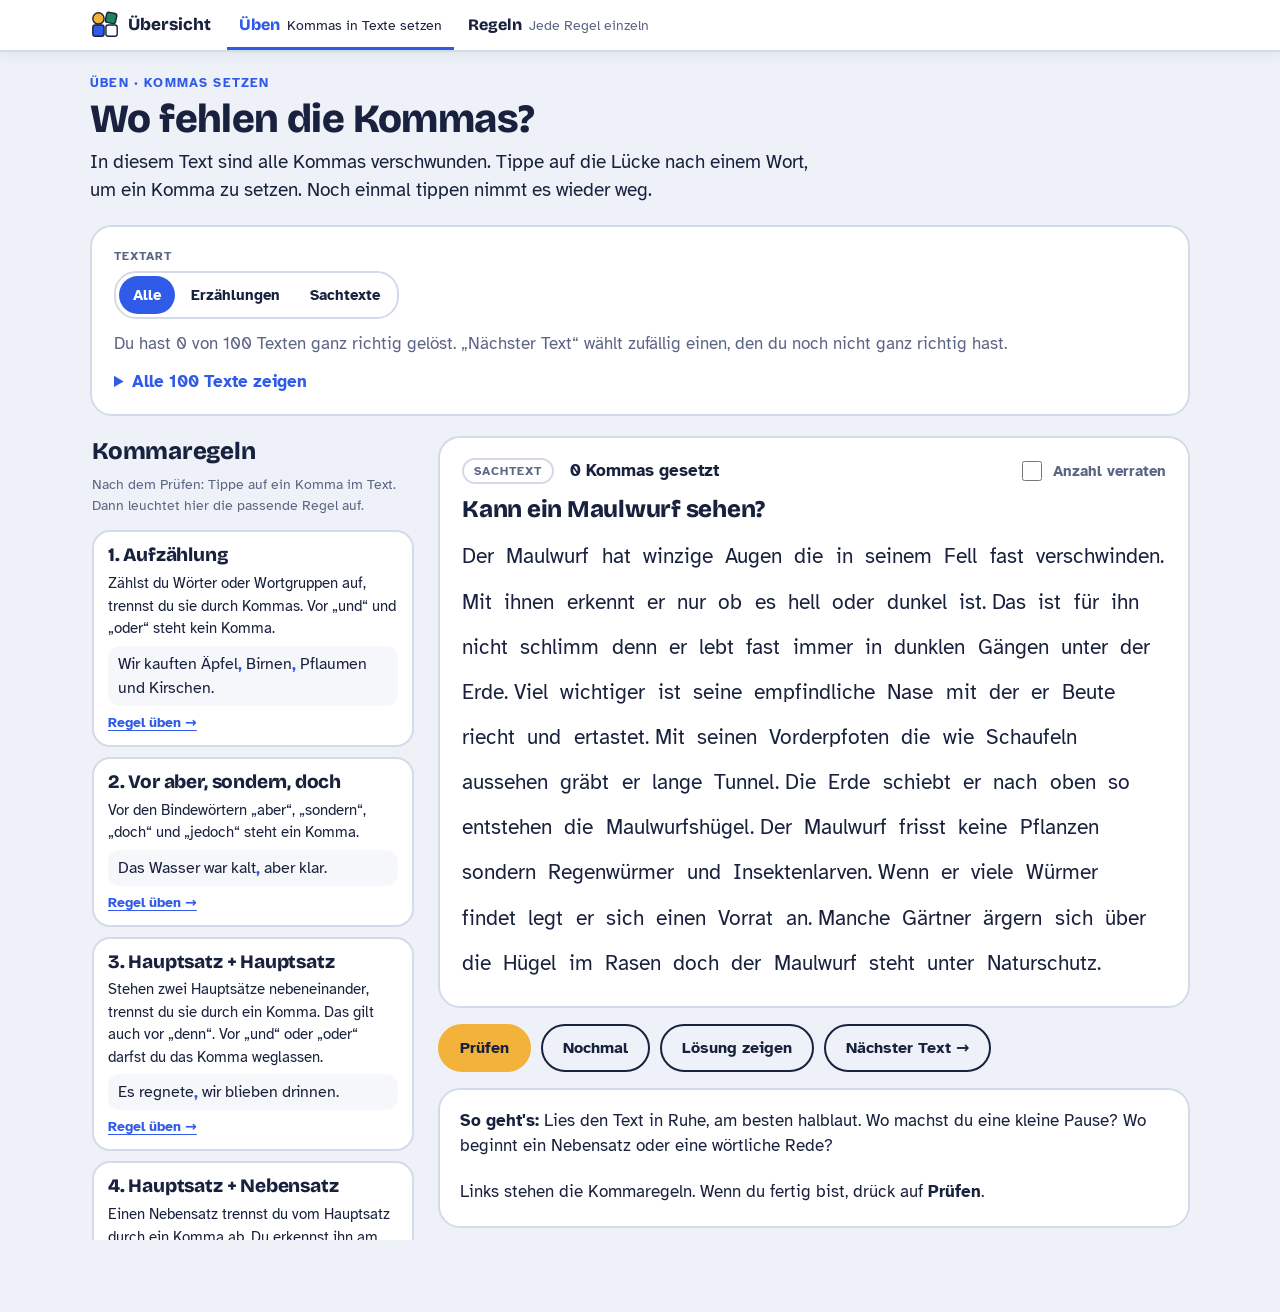
<file: komma/index.html>
<!doctype html>
<html lang="de">
<head>
<meta charset="utf-8">
<meta name="viewport" content="width=device-width,initial-scale=1">
<title>Komma-Werkstatt · Lern-Werkstatt</title>
<meta name="description" content="Kommas setzen üben: Regeln ansehen, Kommas in Texte einsetzen und prüfen.">
<link rel="icon" href="../kit/logo.svg" type="image/svg+xml">
<link rel="preconnect" href="https://fonts.googleapis.com">
<link rel="preconnect" href="https://fonts.gstatic.com" crossorigin>
<link rel="stylesheet" href="https://fonts.googleapis.com/css2?family=Atkinson+Hyperlegible:wght@400;700&family=Bricolage+Grotesque:opsz,wght@12..96,600;12..96,800&display=swap">
<link rel="stylesheet" href="../kit/tokens.css">
<link rel="stylesheet" href="../kit/kit.css">
<style>
  /* Komma-Werkstatt. App prefix "km-". Colours only via tokens. */

  /* ---- Üben: rules on the left, text on the right ---- */
  .km-grid{display:grid;grid-template-columns:minmax(0,1fr);gap:18px;align-items:start}
  .km-main{display:flex;flex-direction:column;gap:16px;min-width:0}
  .km-rules{display:flex;flex-direction:column;gap:10px;min-width:0}
  .km-rules>h3{margin:0;font-size:var(--fs-h3)}
  .km-rules>p{margin:0 0 4px;color:var(--muted);font-size:var(--fs-small)}
  @media (min-width:960px){
    .km-grid{grid-template-columns:330px minmax(0,1fr)}
    .km-rules{position:sticky;top:78px;max-height:calc(100dvh - 96px);overflow-y:auto;overscroll-behavior:contain;padding:2px 6px 8px 2px}
  }
  @media (max-width:959px){.km-rules{order:2}}

  .km-rule{gap:6px;padding:12px 14px;scroll-margin:8px}
  .km-rule h3{font-size:19px}
  .km-rule p{font-size:15px}
  .km-rule .km-ex{background:var(--plate);border-radius:var(--r-sm);padding:6px 10px;font-size:16px}
  .km-rule .link{align-self:flex-start;font-size:var(--fs-small)}
  .km-comma{color:var(--accent);font-weight:800}

  /* Text picker */
  .km-pick{display:flex;flex-direction:column;gap:12px}
  .km-pick .chip .km-tick{color:var(--good)}
  .km-pick .chip[aria-pressed="true"] .km-tick{color:inherit}
  .km-stand{margin:0;color:var(--muted)}
  .km-all summary{cursor:pointer;font-weight:700;color:var(--accent);width:max-content;max-width:100%}
  .km-all[open] summary{margin-bottom:10px}
  .km-all .chips{max-height:320px;overflow-y:auto;padding:2px}

  /* Text card */
  .km-meta{display:flex;flex-wrap:wrap;align-items:center;gap:8px 16px}
  .km-art{font-size:var(--fs-label);font-weight:700;letter-spacing:.08em;text-transform:uppercase;color:var(--muted);border:var(--bw) solid var(--line);border-radius:var(--r-pill);padding:2px 10px}
  .km-count{font-weight:700;font-variant-numeric:tabular-nums}
  .km-meta .toggle{margin-left:auto}
  .km-textcard h3{font-size:var(--fs-h3)}

  /* ---- The gap text (shared by Üben and the rule checks) ---- */
  .km-text p{margin:0 0 .5em;font-size:21px;line-height:2.15;max-width:62ch}
  .km-text p:last-child{margin-bottom:0}
  .km-text.km-small p{font-size:20px}
  /* A gap is a fixed-width button right after a word, so setting a comma never reflows the text. */
  .km-w{white-space:nowrap}
  .km-gap{position:relative;display:inline-block;width:.3em;height:1.25em;margin:0;padding:0 0 0 .02em;border:0;border-radius:5px;background:none;vertical-align:baseline;text-align:left;cursor:pointer;font:inherit;line-height:1.25em}
  .km-gap::after{content:"";position:absolute;inset:-.4em -.4em}
  .km-c{position:relative;display:inline-block;font-weight:800;font-size:1.15em;opacity:0;color:var(--ink);transform-origin:50% 80%}
  .km-gap[aria-pressed="true"] .km-c{opacity:1}
  @media (hover:hover){.km-text:not(.km-locked) .km-gap:hover .km-c{opacity:.4;color:var(--muted)}
    .km-text:not(.km-locked) .km-gap[aria-pressed="true"]:hover .km-c{opacity:1;color:var(--ink)}}
  .km-locked .km-gap{cursor:default}
  .km-locked .km-gap.km-res{cursor:pointer}
  .km-gap.km-ok .km-c{opacity:1;color:var(--good)}
  .km-gap.km-miss .km-c,.km-gap.km-extra .km-c{opacity:1;color:var(--bad);font-size:1.35em}
  .km-gap.km-extra .km-c::after{content:"";position:absolute;left:-.2em;right:-.2em;top:45%;height:.13em;border-radius:1px;background:var(--bad);transform:rotate(-55deg)}
  .km-gap.km-opt .km-c{color:var(--muted);opacity:1}
  .km-gap.km-opt:not([aria-pressed="true"]) .km-c{opacity:.45}
  .km-gap.km-sel{background:var(--sun-soft);box-shadow:0 0 0 .1em var(--sun)}
  .km-pop .km-c{animation:km-pop .35s ease-out}
  @keyframes km-pop{from{transform:scale(2.2) translateY(-.2em);opacity:0}}

  /* Legend under the text after checking */
  .km-legend{display:flex;flex-wrap:wrap;gap:6px 16px;margin:0;padding:0;list-style:none;font-size:var(--fs-small);color:var(--muted)}
  .km-legend b{font-size:1.2em}
  .km-legend .g{color:var(--good)} .km-legend .r{color:var(--bad)} .km-legend .m{color:var(--muted)}
  .km-legend .s{color:var(--bad);text-decoration:line-through;text-decoration-thickness:2px}

  .readout .km-rname{font:800 22px var(--display);margin:0}
  .readout .km-score{font:800 44px/1 var(--display);color:var(--accent)}

  /* ---- Regeln: animated example ---- */
  .km-stage{display:flex;flex-direction:column;justify-content:center;min-height:220px}
  .km-stage .km-big{margin:0;padding:28px 18px 18px;font-size:clamp(23px,4.2vw,32px);line-height:1.8;text-align:center;text-wrap:balance}
  .km-part{border-radius:8px;padding:.05em .12em;transition:background-color var(--t-med)}
  .km-part.on{background:var(--accent-soft)}
  .km-sig{font-weight:700;text-decoration:underline 3px transparent;text-underline-offset:6px;transition:text-decoration-color var(--t-med)}
  .km-sig.on{text-decoration-color:var(--sun)}
  .km-drop{position:relative;color:var(--accent);font-weight:800;opacity:0}
  .km-signal{display:flex;flex-wrap:wrap;gap:6px}
  .km-signal span{background:var(--plate);border-radius:var(--r-pill);padding:2px 10px;font-weight:700;font-size:15px}
</style>
</head>
<body>
<nav class="navbar" aria-label="Navigation">
  <div class="nav-row">
    <a class="nav-home" href="../" title="Zur Übersicht"><img class="logo" src="../kit/logo.svg" width="30" height="30" alt=""><b>Übersicht</b></a>
    <div class="units">
      <button type="button" class="unit" aria-pressed="true" data-part="ueben"><b>Üben</b><span>Kommas in Texte setzen</span></button>
      <button type="button" class="unit" aria-pressed="false" data-part="regeln"><b>Regeln</b><span>Jede Regel einzeln</span></button>
    </div>
  </div>
  <div class="nav-row sub">
    <div class="tabs" role="tablist" aria-label="Kommaregeln" id="rule-tabs" hidden></div>
  </div>
</nav>

<div class="wrap">
  <main>
    <section class="module" id="ueben">
      <div class="mod-head">
        <p class="eyebrow">Üben · Kommas setzen</p>
        <h2>Wo fehlen die Kommas?</h2>
        <p class="lede">In diesem Text sind alle Kommas verschwunden. Tippe auf die Lücke nach einem Wort, um ein Komma zu setzen. Noch einmal tippen nimmt es wieder weg.</p>
      </div>

      <div class="card km-pick">
        <div class="controls"><div id="pick-art"></div></div>
        <p class="km-stand" id="pick-stand"></p>
        <details class="km-all">
          <summary id="pick-sum">Alle Texte zeigen</summary>
          <div class="chips" id="pick-list" aria-label="Text wählen"></div>
        </details>
      </div>

      <div class="km-grid">
        <aside class="km-rules" id="rule-cards" aria-labelledby="rules-h">
          <h3 id="rules-h">Kommaregeln</h3>
          <p>Nach dem Prüfen: Tippe auf ein Komma im Text. Dann leuchtet hier die passende Regel auf.</p>
        </aside>

        <div class="km-main">
          <div class="card km-textcard">
            <div class="km-meta">
              <span class="km-art" id="t-art"></span>
              <span class="km-count" id="t-count" aria-live="polite"></span>
              <label class="toggle"><input type="checkbox" id="t-zahl"> Anzahl verraten</label>
            </div>
            <h3 id="t-title"></h3>
            <div id="t-text" role="group" aria-label="Text: Setze die Kommas. Mit den Pfeiltasten wechselst du die Lücke, mit Leertaste oder Komma setzt du ein Komma."></div>
            <ul class="km-legend" id="t-legend" hidden>
              <li><b class="g">,</b> richtig</li>
              <li><b class="r">,</b> fehlt</li>
              <li><b class="s">,</b> zu viel</li>
              <li><b class="m">,</b> darf, muss aber nicht</li>
            </ul>
          </div>
          <div class="actions">
            <button type="button" class="btn go" id="t-check">Prüfen</button>
            <button type="button" class="btn ghost" id="t-again">Nochmal</button>
            <button type="button" class="btn ghost" id="t-solve">Lösung zeigen</button>
            <button type="button" class="btn ghost" id="t-next">Nächster Text →</button>
          </div>
          <div class="readout" id="t-out" aria-live="polite"></div>
        </div>
      </div>
    </section>

    <section class="module" id="regeln" hidden></section>
  </main>
</div>

<script src="../kit/kit.js"></script>
<script>
const { $, $$, esc, tween, wait, makeSeg, mountCheck, store, reducedMotion } = Kit;
const save = store('km');

/* ================= Data ================= */
let RULES = [], RULE = {}, TEXTS = [];

/* ================= Gap text =================
   Renders a text whose commas were removed. Every gap after a word is a toggle button.
   item: {text, kommas:[{regel, optional?, warum?}]}  (one entry per comma in item.text, in order)
   opts: {small?, onChange(count), onPick(gap)} */
function gapText(host, item, opts = {}) {
  host.innerHTML = '';
  host.classList.add('km-text');
  host.classList.toggle('km-small', !!opts.small);
  host.classList.remove('km-locked');
  const gaps = [];
  let k = 0, locked = false;
  item.text.split(/\n+/).forEach(par => {
    const p = document.createElement('p');
    const toks = par.trim().split(/\s+/);
    toks.forEach((tok, i) => {
      let word = tok, has = false;
      if (word.endsWith(',')) { has = true; word = word.slice(0, -1); }
      // Word and its gap stay on one line, so a gap never starts a new line.
      const w = document.createElement('span');
      w.className = 'km-w'; w.textContent = word; p.append(w);
      if (i === toks.length - 1) return;
      const need = has ? (item.kommas[k++] || { regel: '?' }) : null;
      // No gap after a full stop, ! or ? (unless a quotation mark closes the speech first).
      if (need || !/[.!?:;]$/.test(word)) {
        const b = document.createElement('button');
        b.type = 'button'; b.className = 'km-gap'; b.tabIndex = -1;
        b.setAttribute('aria-pressed', 'false');
        b.innerHTML = '<span class="km-c" aria-hidden="true">,</span>';
        const g = { b, need, set: false, word, next: toks[i + 1].replace(/[^\p{L}]/gu, '').toLowerCase(), res: null };
        g.label = `Lücke nach „${word}“`;
        b.setAttribute('aria-label', g.label);
        gaps.push(g); w.append(b);
      }
      p.append(' ');
    });
    host.append(p);
  });
  if (k !== item.kommas.length) console.warn('Kommas und Regeln passen nicht zusammen:', item.id || item.text);
  if (gaps.length) gaps[0].b.tabIndex = 0;

  const count = () => gaps.filter(g => g.set).length;
  const required = () => gaps.filter(g => g.need && !g.need.optional).length;
  function toggle(g) {
    g.set = !g.set;
    g.b.setAttribute('aria-pressed', g.set);
    g.b.classList.remove('km-pop');
    if (g.set && !reducedMotion.matches) { void g.b.offsetWidth; g.b.classList.add('km-pop'); }
    opts.onChange && opts.onChange(count());
  }
  function focusGap(g) {
    gaps.forEach(x => x.b.tabIndex = -1);
    g.b.tabIndex = 0; g.b.focus();
    g.b.scrollIntoView({ block: 'nearest', inline: 'nearest' });
  }
  function select(g) {
    gaps.forEach(x => x.b.classList.toggle('km-sel', x === g));
    opts.onPick && opts.onPick(g);
  }
  gaps.forEach(g => {
    g.b.addEventListener('click', () => { if (!locked) toggle(g); else if (g.res) select(g); });
    g.b.addEventListener('focus', () => { gaps.forEach(x => x.b.tabIndex = -1); g.b.tabIndex = 0; });
  });
  // Arrow keys move between gaps (roving tabindex); the text is one tab stop.
  host.onkeydown = e => {
    if (e.altKey || e.ctrlKey || e.metaKey || e.defaultPrevented) return;
    const i = gaps.findIndex(g => g.b === e.target);
    if (i < 0) return;
    let t = null;
    if (e.key === 'ArrowRight') t = gaps[i + 1];
    else if (e.key === 'ArrowLeft') t = gaps[i - 1];
    else if (e.key === 'Home') t = gaps[0];
    else if (e.key === 'End') t = gaps[gaps.length - 1];
    else if (e.key === 'ArrowUp' || e.key === 'ArrowDown') t = lineNeighbour(i, e.key === 'ArrowDown');
    else if (e.key === ',') { e.preventDefault(); gaps[i].b.click(); return; }
    if (t) { e.preventDefault(); focusGap(t); }
  };
  function lineNeighbour(i, down) {
    const r = gaps[i].b.getBoundingClientRect(), cx = r.left + r.width / 2;
    let best = null, bestGap = Infinity, bestDx = Infinity;
    gaps.forEach(g => {
      const q = g.b.getBoundingClientRect();
      const gap = down ? q.top - r.bottom : r.top - q.bottom;
      if (gap < -2) return;
      const dx = Math.abs(q.left + q.width / 2 - cx);
      if (gap < bestGap - 4 || (Math.abs(gap - bestGap) <= 4 && dx < bestDx)) { best = g; bestGap = gap; bestDx = dx; }
    });
    return best;
  }

  function stats() {
    let ok = 0, miss = 0, extra = 0;
    gaps.forEach(g => {
      if (g.need && !g.need.optional) g.set ? ok++ : miss++;
      else if (!g.need && g.set) extra++;
    });
    return { ok, miss, extra, total: required() };
  }
  function mark(showAll) {
    locked = true; host.classList.add('km-locked');
    gaps.forEach(g => {
      g.b.classList.remove('km-ok', 'km-miss', 'km-extra', 'km-opt', 'km-res', 'km-sel', 'km-pop');
      let res = null;
      if (g.need && g.need.optional) res = 'opt';
      else if (g.need) res = g.set || showAll ? 'ok' : 'miss';
      else if (g.set && !showAll) res = 'extra';
      if (showAll && !g.need) { g.set = false; g.b.setAttribute('aria-pressed', 'false'); }
      if (showAll && g.need && !g.need.optional) { g.set = true; g.b.setAttribute('aria-pressed', 'true'); }
      g.res = res;
      if (res) g.b.classList.add('km-' + res, 'km-res');
      const rn = g.need && RULE[g.need.regel] ? RULE[g.need.regel].name : '';
      g.b.setAttribute('aria-label', g.label + ': ' + ({
        ok: `Komma richtig. Regel: ${rn}`, miss: `Hier fehlt ein Komma. Regel: ${rn}`,
        extra: 'Dieses Komma ist zu viel.', opt: `Hier darf ein Komma stehen, muss aber nicht. Regel: ${rn}`
      }[res] || 'kein Komma'));
    });
  }
  return {
    gaps, count, required, stats,
    check() { const s = stats(); mark(false); return s; },
    reveal() { mark(true); },
    lock() { mark(false); }
  };
}

/* Why a comma that the child set does not belong there. */
function extraWhy(g) {
  if (g.next === 'und' || g.next === 'oder' || g.next === 'sowie')
    return `Vor „${g.next}“ steht in einer Aufzählung kein Komma. Das „${g.next}“ verbindet die letzten beiden Teile schon.`;
  if (g.next === 'als' || g.next === 'wie')
    return `Bei einem Vergleich mit „${g.next}“ ohne eigenes Verb steht kein Komma, zum Beispiel „größer als ich“.`;
  return 'Hier gehört kein Komma hin. Lies den Satz leise mit: Beginnt hier ein neuer Hauptsatz, ein Nebensatz, eine wörtliche Rede oder ein neuer Teil einer Aufzählung? Wenn nicht, bleibt die Lücke leer.';
}

/* Example markup: {Teil} marked, *Wort* signal word, [,] comma that drops in. */
function exHtml(s, anim) {
  let h = esc(s);
  if (anim) h = h.replace(/\{/g, '<span class="km-part">').replace(/\}/g, '</span>').replace(/\*([^*]+)\*/g, '<b class="km-sig">$1</b>').replace(/\[,\]/g, '<span class="km-drop" aria-hidden="true">,</span>');
  else h = h.replace(/[{}]/g, '').replace(/\*([^*]+)\*/g, '$1').replace(/\[,\]/g, '<b class="km-comma">,</b>');
  return h;
}
const exPlain = s => s.replace(/[{}*]/g, '').replace(/\[,\]/g, ',');

/* ================= Üben ================= */
const Ueben = (() => {
  let cur = null, widget = null, checked = false, filter = save.get('filter', 'alle');
  const done = () => save.get('texte', {});
  // A text counts as solved once every comma was right and none was extra.
  const solved = r => !!r && r.ok === r.total && !r.extra;
  // Random text that is not solved yet (and not the current one); all texts stay in the list below.
  function random() {
    const l = list(), d = done();
    const pool = l.filter(t => !solved(d[t.id]) && t !== cur);
    const from = pool.length ? pool : l.filter(t => t !== cur);
    return from.length ? from[Math.floor(Math.random() * from.length)] : l[0] || TEXTS[0];
  }
  const out = $('#t-out');

  function cards() {
    const host = $('#rule-cards');
    RULES.forEach((r, i) => {
      const c = document.createElement('article');
      c.className = 'gcard km-rule'; c.dataset.rule = r.id; c.id = 'karte-' + r.id;
      c.innerHTML = `<h3>${i + 1}. ${esc(r.name)}</h3><p>${esc(r.regel)}</p><p class="km-ex">${exHtml(r.beispiele[0], false)}</p><button type="button" class="link">Regel üben →</button>`;
      $('.link', c).addEventListener('click', () => Nav.rule(r.id));
      host.append(c);
    });
  }
  function highlight(id) {
    $$('.km-rule').forEach(c => c.classList.toggle('flash', c.dataset.rule === id));
    const c = $('#karte-' + id);
    if (c && matchMedia('(min-width:960px)').matches) c.scrollIntoView({ block: 'nearest', behavior: reducedMotion.matches ? 'auto' : 'smooth' });
  }
  function list() { return TEXTS.filter(t => filter === 'alle' || t.art === filter); }
  function picker() {
    const host = $('#pick-list'), d = done(), l = list();
    const n = l.filter(t => solved(d[t.id])).length;
    $('#pick-stand').textContent = n === l.length
      ? `Super, du hast alle ${l.length} Texte ganz richtig gelöst! „Nächster Text“ wählt trotzdem einen zum Wiederholen.`
      : `Du hast ${n} von ${l.length} Texten ganz richtig gelöst. „Nächster Text“ wählt zufällig einen, den du noch nicht ganz richtig hast.`;
    $('#pick-sum').textContent = `Alle ${l.length} Texte zeigen`;
    host.innerHTML = '';
    l.forEach(t => {
      const b = document.createElement('button');
      b.type = 'button'; b.className = 'chip';
      b.setAttribute('aria-pressed', cur && t.id === cur.id);
      const ok = solved(d[t.id]);
      b.innerHTML = (ok ? '<span class="km-tick" aria-hidden="true">✓</span>' : '') + esc(t.titel) + (ok ? '<span class="sr-only"> (ganz richtig gelöst)</span>' : '');
      b.addEventListener('click', () => open(t));
      host.append(b);
    });
  }
  function countLine(n) {
    const zahl = $('#t-zahl').checked;
    $('#t-count').textContent = zahl ? `${n} von ${widget.required()} Kommas gesetzt` : `${n} ${n === 1 ? 'Komma' : 'Kommas'} gesetzt`;
  }
  function intro() {
    out.innerHTML = `<p><b>So geht's:</b> Lies den Text in Ruhe, am besten halblaut. Wo machst du eine kleine Pause? Wo beginnt ein Nebensatz oder eine wörtliche Rede?</p><p>Links stehen die Kommaregeln. Wenn du fertig bist, drück auf <b>Prüfen</b>.</p>`;
  }
  function open(t) {
    cur = t; checked = false;
    $('#t-title').textContent = t.titel;
    $('#t-art').textContent = t.art === 'sachtext' ? 'Sachtext' : 'Erzählung';
    $('#t-legend').hidden = true;
    $('#t-check').disabled = false; $('#t-solve').disabled = false;
    widget = gapText($('#t-text'), t, { onChange: countLine, onPick: pick });
    countLine(0); intro(); picker();
    $$('.km-rule').forEach(c => c.classList.remove('flash'));
  }
  function pick(g) {
    if (g.res === 'extra') {
      highlight(null);
      out.innerHTML = `<p class="km-rname">Dieses Komma ist zu viel</p><p>${esc(extraWhy(g))}</p>`;
      return;
    }
    const r = RULE[g.need.regel];
    highlight(r.id);
    const head = { ok: 'Richtig gesetzt', miss: 'Hier fehlt ein Komma', opt: 'Dieses Komma darfst du setzen' }[g.res];
    out.innerHTML = `<p class="eyebrow">${head}</p><p class="km-rname">${esc(r.name)}</p><p>${esc(g.need.warum || r.warum)}</p><p style="color:var(--muted)">Regel: ${esc(r.regel)}</p><button type="button" class="link">Diese Regel üben →</button>`;
    $('.link', out).addEventListener('click', () => Nav.rule(r.id));
  }
  function check() {
    if (checked) return;
    checked = true;
    const s = widget.check();
    $('#t-legend').hidden = false;
    $('#t-check').disabled = true; $('#t-solve').disabled = true;
    // Progress: best result per text, and which rules were missed.
    const d = done(), prev = d[cur.id];
    if (!prev || s.ok - s.extra > prev.ok - prev.extra) d[cur.id] = { ok: s.ok, total: s.total, extra: s.extra };
    save.set('texte', d);
    const miss = {};
    widget.gaps.forEach(g => { if (g.res === 'miss') miss[g.need.regel] = (miss[g.need.regel] || 0) + 1; });
    const stat = save.get('fehler', {});
    Object.keys(miss).forEach(k => stat[k] = (stat[k] || 0) + miss[k]);
    save.set('fehler', stat);
    const worst = Object.keys(miss).sort((a, b) => miss[b] - miss[a])[0];
    const perfect = s.ok === s.total && !s.extra;
    out.innerHTML = `<span class="km-score">${s.ok} von ${s.total}</span>
      <p>${perfect ? '<b>Super! Alle Kommas stehen richtig.</b>' : `Du hast <b>${s.ok} von ${s.total}</b> Kommas richtig gesetzt.`}
      ${s.miss ? ` ${s.miss === 1 ? 'Ein Komma fehlt' : s.miss + ' Kommas fehlen'}, ${s.miss === 1 ? 'es ist' : 'sie sind'} rot ergänzt.` : ''}
      ${s.extra ? ` ${s.extra === 1 ? 'Ein Komma ist' : s.extra + ' Kommas sind'} zu viel, ${s.extra === 1 ? 'es ist' : 'sie sind'} rot durchgestrichen.` : ''}</p>
      <p>Tippe auf ein Komma im Text. Dann siehst du, welche Regel dazu gehört.</p>
      ${worst ? `<button type="button" class="link">Regel „${esc(RULE[worst].name)}“ noch einmal üben →</button>` : ''}`;
    if (worst) $('.link', out).addEventListener('click', () => Nav.rule(worst));
    picker();
  }
  function solve() {
    checked = true; widget.reveal();
    $('#t-legend').hidden = false;
    $('#t-check').disabled = true; $('#t-solve').disabled = true;
    out.innerHTML = `<p class="km-rname">Die Lösung</p><p>So stehen alle Kommas richtig. Tippe auf ein Komma, um die Regel dazu zu sehen. Mit <b>Nochmal</b> kannst du den Text danach selbst üben.</p>`;
  }
  function next() {
    open(random());
    $('#t-text').scrollIntoView({ block: 'nearest' });
  }
  function init() {
    cards();
    makeSeg($('#pick-art'), { label: 'Textart', value: filter, options: [{ v: 'alle', t: 'Alle' }, { v: 'erzaehlung', t: 'Erzählungen' }, { v: 'sachtext', t: 'Sachtexte' }],
      onChange: v => { filter = v; save.set('filter', v); if (!list().some(t => t.id === cur.id)) open(random()); else picker(); } });
    $('#t-zahl').checked = save.get('zahl', false);
    $('#t-zahl').addEventListener('change', e => { save.set('zahl', e.target.checked); countLine(widget.count()); });
    $('#t-check').addEventListener('click', check);
    $('#t-again').addEventListener('click', () => open(cur));
    $('#t-solve').addEventListener('click', solve);
    $('#t-next').addEventListener('click', next);
    open(random());
  }
  return { init };
})();

/* ================= Regeln ================= */
const Regeln = (() => {
  const host = $('#regeln');
  let token = 0;
  function show(id) {
    const r = RULE[id], n = RULES.indexOf(r) + 1;
    let ex = 0;
    host.innerHTML = `
      <div class="mod-head">
        <p class="eyebrow">Regel ${n} · ${esc(r.name)}</p>
        <h2>${esc(r.name)}</h2>
        <p class="lede">${esc(r.regel)}</p>
      </div>
      <div class="lab">
        <div class="stage km-stage">
          <p class="km-big" id="r-ex"></p>
          <p class="hint">Drück auf „Abspielen“: Du siehst, woran du die Stelle für das Komma erkennst.</p>
        </div>
        <div class="panel">
          <div class="actions"><button type="button" class="btn go" id="r-play">Abspielen</button><button type="button" class="btn ghost" id="r-other">Anderes Beispiel</button></div>
          <div class="readout" id="r-out" aria-live="polite"></div>
        </div>
      </div>
      <div id="r-check"></div>`;
    const exEl = $('#r-ex', host), outEl = $('#r-out', host);
    const say = h => { outEl.innerHTML = h; };
    function load() {
      token++;
      exEl.innerHTML = exHtml(r.beispiele[ex], true);
      exEl.setAttribute('aria-label', exPlain(r.beispiele[ex]));
      say(`<p>Schau dir den Satz an. Wo fehlt hier ein Komma?</p>`);
    }
    async function play() {
      const my = ++token;
      const parts = $$('.km-part', exEl), sigs = $$('.km-sig', exEl), drops = $$('.km-drop', exEl);
      parts.forEach(p => p.classList.remove('on')); sigs.forEach(s => s.classList.remove('on'));
      drops.forEach(d => { d.style.opacity = 0; d.style.top = ''; });
      say(`<p>Schau dir den Satz an. Wo fehlt hier ein Komma?</p>`);
      await wait(700); if (my !== token) return;
      parts.forEach(p => p.classList.add('on'));
      say(`<p>Blau markiert: <b>${esc(r.teil)}</b>.</p>`);
      await wait(1100); if (my !== token) return;
      if (sigs.length) {
        sigs.forEach(s => s.classList.add('on'));
        say(`<p>Gelb unterstrichen: <b>${sigs.map(s => '„' + esc(s.textContent) + '“').join(', ')}</b>. ${esc(r.signalText)}</p>`);
        await wait(1300); if (my !== token) return;
      }
      for (const d of drops) {
        await tween(450, p => { if (my === token) { d.style.opacity = p; d.style.top = `${(1 - p) * -0.9}em`; } });
        if (my !== token) return;
        await wait(250);
      }
      say(`<p><b>${drops.length === 1 ? 'Hier steht das Komma.' : 'Hier stehen die Kommas.'}</b></p><p>${esc(r.regel)}</p>` +
        (r.signal.length && r.id !== 'woertliche_rede' ? `<div class="km-signal" aria-label="Signalwörter">${r.signal.map(s => `<span>${esc(s)}</span>`).join('')}</div>` : ''));
    }
    $('#r-play', host).addEventListener('click', play);
    $('#r-other', host).addEventListener('click', () => { ex = (ex + 1) % r.beispiele.length; load(); play(); });
    load();

    const items = r.uebung.map(s => ({
      type: 'task',
      prompt: 'Setze die fehlenden Kommas in diesen Satz.',
      mount(body) {
        const commas = (s.match(/,/g) || []).length;
        const w = gapText(body, { text: s, kommas: Array.from({ length: commas }, () => ({ regel: r.id })) }, { small: true });
        return () => {
          const st = w.stats();
          if (!st.miss && !st.extra) { w.lock(); return { ok: true, msg: `Alle Kommas stehen richtig. ${esc(r.warum)}` }; }
          const extra = w.gaps.find(g => g.set && !g.need);
          if (extra) return { ok: false, msg: `${st.extra === 1 ? 'Ein Komma ist' : st.extra + ' Kommas sind'} zu viel. ${esc(extraWhy(extra))}` };
          return { ok: false, msg: `${st.miss === 1 ? 'Es fehlt noch ein Komma.' : `Es fehlen noch ${st.miss} Kommas.`} ${esc(r.signalText)}` };
        };
      }
    }));
    mountCheck($('#r-check', host), items, {
      onDone: first => { const d = save.get('regeln', {}); d[r.id] = Math.max(d[r.id] || 0, first.filter(Boolean).length); save.set('regeln', d); tabs(id); },
      next: RULES[n] ? { label: `Nächste Regel: ${RULES[n].name}`, go: () => Nav.rule(RULES[n].id) } : { label: 'Zum Üben mit Texten', go: () => Nav.part('ueben') }
    });
  }
  function tabs(active) {
    const host = $('#rule-tabs'), d = save.get('regeln', {});
    host.innerHTML = RULES.map((r, i) => `<button type="button" class="tab${d[r.id] === r.uebung.length ? ' done' : ''}" role="tab" aria-selected="${r.id === active}" aria-controls="regeln" data-rule="${r.id}"><span class="tab-num">${i + 1}</span><span class="tab-name">${esc(r.name)}</span></button>`).join('');
    $$('.tab', host).forEach(b => b.addEventListener('click', () => Nav.rule(b.dataset.rule)));
    const a = $('.tab[aria-selected="true"]', host);
    if (a) a.scrollIntoView({ block: 'nearest', inline: 'nearest' });
  }
  return { show, tabs };
})();

/* ================= Navigation ================= */
const Nav = (() => {
  function part(p, rule) {
    $$('.unit').forEach(u => u.setAttribute('aria-pressed', u.dataset.part === p));
    $('#ueben').hidden = p !== 'ueben';
    $('#regeln').hidden = p !== 'regeln';
    $('#rule-tabs').hidden = p !== 'regeln';
    if (p === 'regeln') {
      rule = rule || save.get('regel', RULES[0].id);
      save.set('regel', rule);
      Regeln.tabs(rule); Regeln.show(rule);
      history.replaceState(null, '', '#regel-' + rule);
    } else history.replaceState(null, '', '#ueben');
    window.scrollTo({ top: 0 });
  }
  return { part, rule: id => part('regeln', id) };
})();

/* ================= Start ================= */
Promise.all(['regeln.json', 'texte.json'].map(f => fetch(f).then(r => { if (!r.ok) throw new Error(f); return r.json(); })))
  .then(([rg, tx]) => {
    RULES = rg.regeln; RULES.forEach(r => RULE[r.id] = r);
    TEXTS = tx.texte;
    $$('.unit').forEach(u => u.addEventListener('click', () => Nav.part(u.dataset.part)));
    Ueben.init();
    const h = location.hash.slice(1);
    if (h.startsWith('regel-') && RULE[h.slice(6)]) Nav.rule(h.slice(6));
    else if (h === 'regeln') Nav.part('regeln');
  })
  .catch(() => {
    $('main').innerHTML = '<div class="tip"><p><b>Die Texte konnten nicht geladen werden.</b> Öffne die Seite über einen Webserver, zum Beispiel mit <code>python3 -m http.server</code>.</p></div>';
  });
</script>
</body>
</html>
</file>
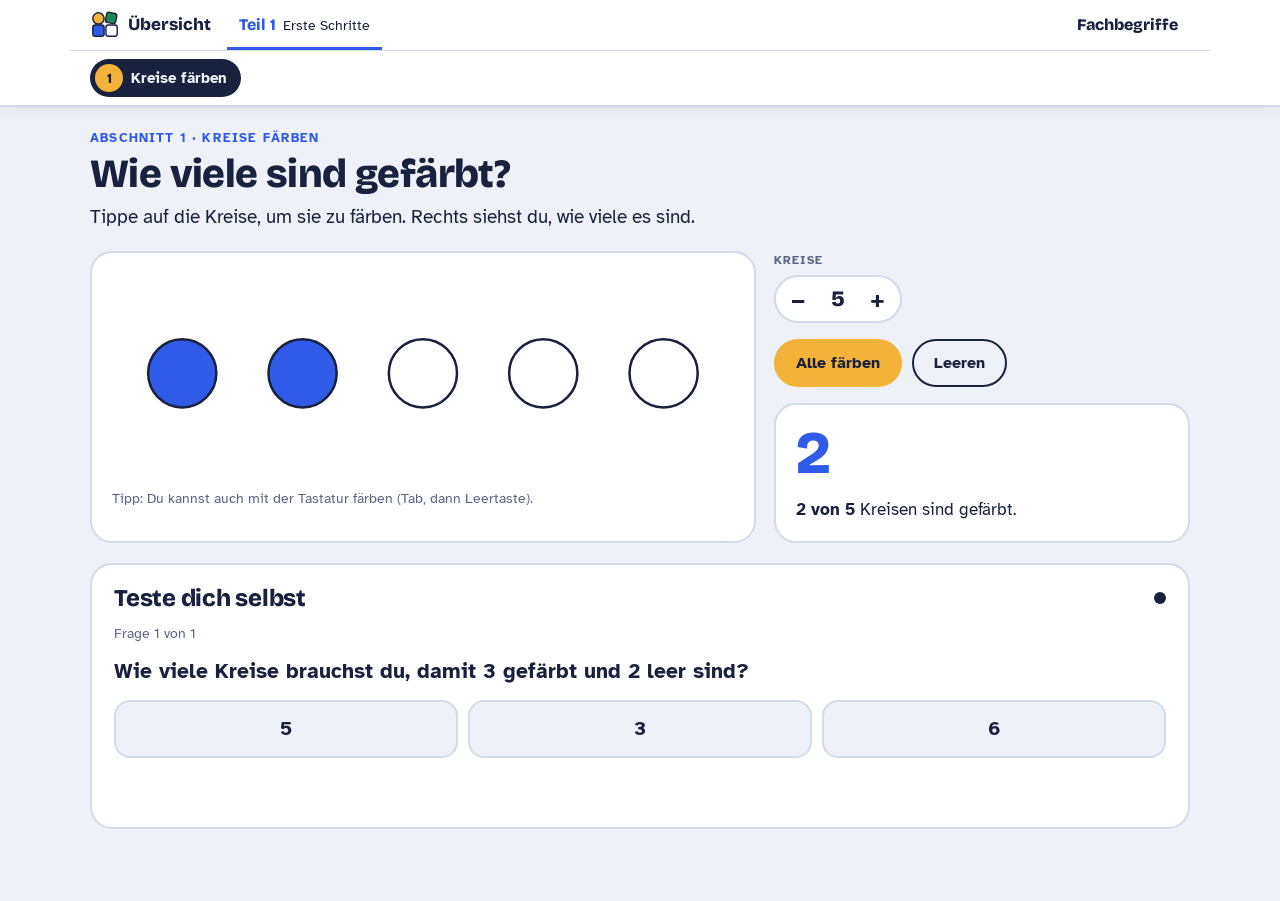
<file: vorlage/index.html>
<!doctype html>
<html lang="de">
<head>
<meta charset="utf-8">
<meta name="viewport" content="width=device-width,initial-scale=1">
<!-- Starter for a new app. Copy this folder to /<app-name>/ and follow docs/NEW-APP.md. -->
<title>Vorlage · Lern-Werkstatt</title>
<link rel="icon" href="../kit/logo.svg" type="image/svg+xml">
<link rel="preconnect" href="https://fonts.googleapis.com">
<link rel="preconnect" href="https://fonts.gstatic.com" crossorigin>
<link rel="stylesheet" href="https://fonts.googleapis.com/css2?family=Atkinson+Hyperlegible:wght@400;700&family=Bricolage+Grotesque:opsz,wght@12..96,600;12..96,800&display=swap">
<link rel="stylesheet" href="../kit/tokens.css">
<link rel="stylesheet" href="../kit/kit.css">
<style>
  /* App-only styles. Prefix classes with the app's short name (here "vl-").
     Colours only via tokens: var(--accent), var(--ink) … never #hex. */
  .vl-count{font:800 22px var(--display)}
</style>
</head>
<body>
<nav class="navbar" aria-label="Navigation">
  <div class="nav-row">
    <a class="nav-home" href="../" title="Zur Übersicht"><img class="logo" src="../kit/logo.svg" width="30" height="30" alt=""><b>Übersicht</b></a>
    <div class="units">
      <button type="button" class="unit" aria-pressed="true" data-part="p1"><b>Teil 1</b><span>Erste Schritte</span></button>
      <button type="button" class="unit end" aria-pressed="false" data-part="glossar"><b>Fachbegriffe</b></button>
    </div>
  </div>
  <div class="nav-row sub">
    <div class="tabs" role="tablist" aria-label="Abschnitte">
      <button type="button" class="tab" role="tab" aria-selected="true" aria-controls="a1"><span class="tab-num">1</span><span class="tab-name">Kreise färben</span></button>
    </div>
  </div>
</nav>

<div class="wrap">
  <main>
    <section class="module" id="a1" role="tabpanel">
      <div class="mod-head">
        <p class="eyebrow">Abschnitt 1 · Kreise färben</p>
        <h2>Wie viele sind gefärbt?</h2>
        <p class="lede">Tippe auf die Kreise, um sie zu färben. Rechts siehst du, wie viele es sind.</p>
      </div>
      <div class="lab">
        <div class="stage">
          <svg id="a1-svg" viewBox="0 0 640 220" role="img" aria-label="Kreise zum Antippen"></svg>
          <p class="hint">Tipp: Du kannst auch mit der Tastatur färben (Tab, dann Leertaste).</p>
        </div>
        <div class="panel">
          <div class="controls"><div id="a1-n"></div></div>
          <div class="actions"><button type="button" class="btn go" id="a1-all">Alle färben</button><button type="button" class="btn ghost" id="a1-clear">Leeren</button></div>
          <div class="readout" id="a1-out" aria-live="polite"></div>
        </div>
      </div>
      <div id="a1-check"></div>
    </section>
  </main>
</div>

<script src="../kit/kit.js"></script>
<script>
const { $, S, tween, range, makeStepper, mountCheck, store } = Kit;
const save = store('vl'); // every app uses its own storage prefix

(function () {
  const svg = $('#a1-svg');
  let n = 5, on = new Set(save.get('a1-on', [0, 1])), token = 0;
  makeStepper($('#a1-n'), { label: 'Kreise', values: range(2, 8), value: n, onChange: v => { n = v; draw(true); } });
  $('#a1-all').addEventListener('click', () => { on = new Set(range(0, n - 1)); draw(); });
  $('#a1-clear').addEventListener('click', () => { on.clear(); draw(); });

  function draw(anim) {
    const my = ++token; svg.textContent = '';
    const gap = 600 / n, r = Math.min(34, gap / 2 - 6);
    for (let i = 0; i < n; i++) {
      const c = S('circle', { cx: 20 + gap * (i + .5), cy: 110, r: anim ? 0 : r, class: 'shape tap' + (on.has(i) ? ' on' : ''), tabindex: 0, role: 'button', 'aria-label': `Kreis ${i + 1}` }, svg);
      const flip = () => { on.has(i) ? on.delete(i) : on.add(i); draw(); };
      c.addEventListener('click', flip);
      c.addEventListener('keydown', e => { if (e.key === ' ' || e.key === 'Enter') { e.preventDefault(); flip(); } });
      if (anim) tween(400 + i * 60, p => { if (my === token) c.setAttribute('r', r * p); });
    }
    const k = [...on].filter(i => i < n).length;
    save.set('a1-on', [...on]);
    $('#a1-out').innerHTML = `<span class="big">${k}</span><p><b>${k} von ${n}</b> Kreisen sind gefärbt.</p>`;
  }
  draw(true);

  mountCheck($('#a1-check'), [
    { type: 'mcq', prompt: 'Wie viele Kreise brauchst du, damit 3 gefärbt und 2 leer sind?',
      options: [{ text: '5', correct: true }, { text: '3', why: '3 sind nur die gefärbten. Die leeren zählen auch mit.' }, { text: '6', why: 'Zähl noch einmal nach: 3 und 2 sind zusammen 5.' }],
      explain: '3 gefärbte und 2 leere Kreise sind zusammen 5 Kreise.' }
  ]);
})();
</script>
</body>
</html>
</file>
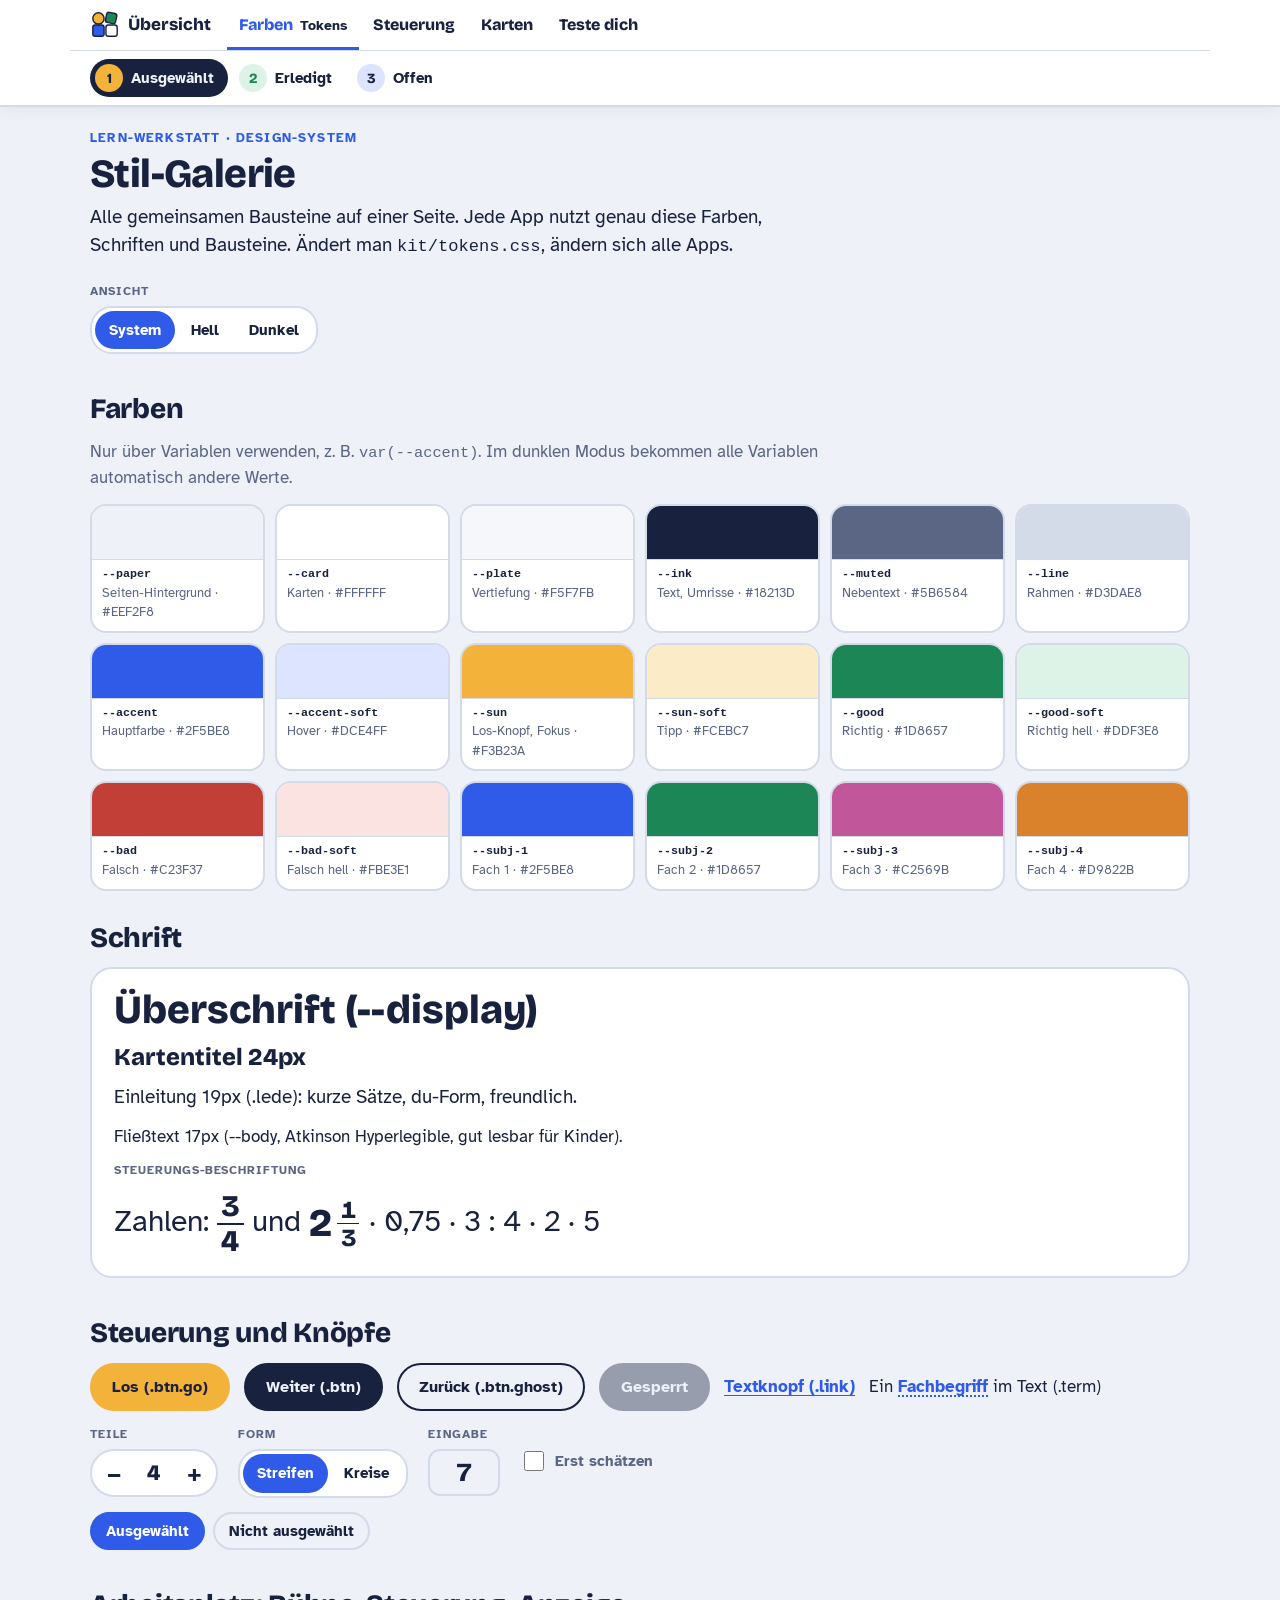
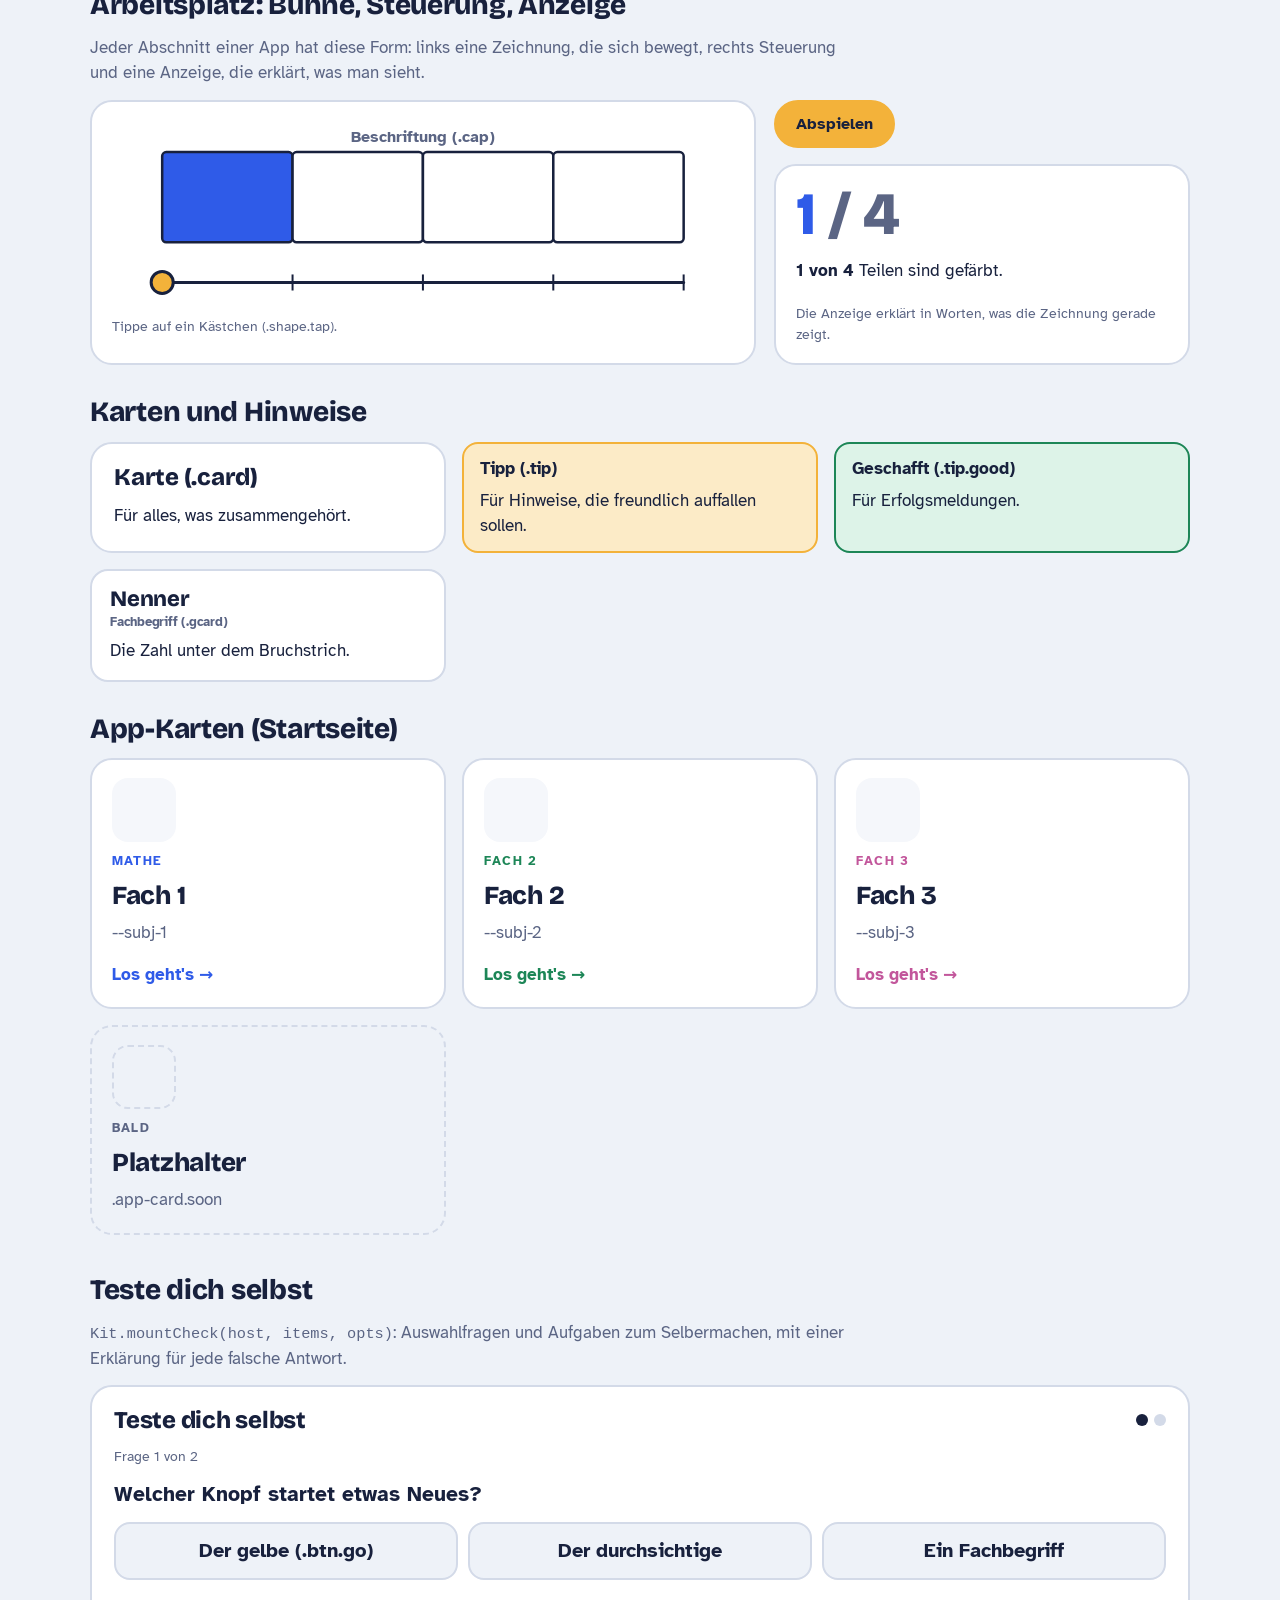
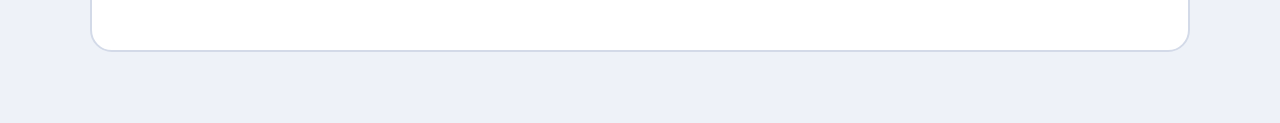
<file: kit/galerie.html>
<!doctype html>
<html lang="de">
<head>
<meta charset="utf-8">
<meta name="viewport" content="width=device-width,initial-scale=1">
<title>Stil-Galerie · Lern-Werkstatt</title>
<link rel="icon" href="logo.svg" type="image/svg+xml">
<link rel="preconnect" href="https://fonts.googleapis.com">
<link rel="preconnect" href="https://fonts.gstatic.com" crossorigin>
<link rel="stylesheet" href="https://fonts.googleapis.com/css2?family=Atkinson+Hyperlegible:wght@400;700&family=Bricolage+Grotesque:opsz,wght@12..96,600;12..96,800&display=swap">
<link rel="stylesheet" href="tokens.css">
<link rel="stylesheet" href="kit.css">
<style>
  /* Gallery-only layout */
  .gx-sec{display:flex;flex-direction:column;gap:14px}
  .gx-sec>h2{margin:18px 0 0;font-size:28px}
  .gx-sec>p{margin:0;color:var(--muted);max-width:70ch}
  .gx-sw{display:grid;grid-template-columns:repeat(auto-fill,minmax(150px,1fr));gap:10px}
  .gx-sw div{border:var(--bw) solid var(--line);border-radius:var(--r-md);overflow:hidden;background:var(--card);font-size:13px}
  .gx-sw i{display:block;height:54px;border-bottom:1px solid var(--line)}
  .gx-sw code{display:block;padding:6px 10px 0;font-weight:700}
  .gx-sw span{display:block;padding:0 10px 8px;color:var(--muted)}
  .gx-row{display:flex;flex-wrap:wrap;gap:14px;align-items:center}
  .gx-type p{margin:0}
  code{font-size:.9em}
</style>
</head>
<body>
<nav class="navbar" aria-label="Navigation">
  <div class="nav-row">
    <a class="nav-home" href="../" title="Zur Übersicht"><img class="logo" src="logo.svg" width="30" height="30" alt=""><b>Übersicht</b></a>
    <div class="units">
      <a class="unit" href="#farben" aria-current="page"><b>Farben</b><span>Tokens</span></a>
      <a class="unit" href="#steuerung"><b>Steuerung</b></a>
      <a class="unit" href="#karten"><b>Karten</b></a>
      <a class="unit" href="#test"><b>Teste dich</b></a>
    </div>
  </div>
  <div class="nav-row sub">
    <div class="tabs" role="tablist" aria-label="Beispiel">
      <button type="button" class="tab" role="tab" aria-selected="true"><span class="tab-num">1</span><span class="tab-name">Ausgewählt</span></button>
      <button type="button" class="tab done" role="tab" aria-selected="false"><span class="tab-num">2</span><span class="tab-name">Erledigt</span></button>
      <button type="button" class="tab" role="tab" aria-selected="false"><span class="tab-num">3</span><span class="tab-name">Offen</span></button>
    </div>
  </div>
</nav>

<div class="wrap">
  <div class="mod-head">
    <p class="eyebrow">Lern-Werkstatt · Design-System</p>
    <h2>Stil-Galerie</h2>
    <p class="lede">Alle gemeinsamen Bausteine auf einer Seite. Jede App nutzt genau diese Farben, Schriften und Bausteine. Ändert man <code>kit/tokens.css</code>, ändern sich alle Apps.</p>
  </div>
  <div id="theme"></div>

  <section class="gx-sec" id="farben">
    <h2>Farben</h2>
    <p>Nur über Variablen verwenden, z.&nbsp;B. <code>var(--accent)</code>. Im dunklen Modus bekommen alle Variablen automatisch andere Werte.</p>
    <div class="gx-sw" id="swatches"></div>
    <h2>Schrift</h2>
    <div class="card gx-type">
      <p style="font:800 var(--fs-h2)/1.05 var(--display)">Überschrift (--display)</p>
      <p style="font:800 var(--fs-h3) var(--display)">Kartentitel 24px</p>
      <p class="lede">Einleitung 19px (.lede): kurze Sätze, du-Form, freundlich.</p>
      <p>Fließtext 17px (--body, Atkinson Hyperlegible, gut lesbar für Kinder).</p>
      <p class="ctl-label">Steuerungs-Beschriftung</p>
      <p style="font-size:30px">Zahlen: <span class="frac"><span>3</span><span>4</span></span> und <span class="mixed"><span class="whole">2</span><span class="frac sm"><span>1</span><span>3</span></span></span> · 0,75 · 3 : 4 · 2 · 5</p>
    </div>
  </section>

  <section class="gx-sec" id="steuerung">
    <h2>Steuerung und Knöpfe</h2>
    <div class="gx-row">
      <button type="button" class="btn go">Los (.btn.go)</button>
      <button type="button" class="btn">Weiter (.btn)</button>
      <button type="button" class="btn ghost">Zurück (.btn.ghost)</button>
      <button type="button" class="btn" disabled>Gesperrt</button>
      <button type="button" class="link">Textknopf (.link)</button>
      <span>Ein <button type="button" class="term">Fachbegriff</button> im Text (.term)</span>
    </div>
    <div class="controls">
      <div id="g-step"></div>
      <div id="g-seg"></div>
      <div class="ctl"><span class="ctl-label">Eingabe</span><input class="field" inputmode="numeric" value="7" aria-label="Beispiel-Eingabe"></div>
      <label class="toggle"><input type="checkbox"> Erst schätzen</label>
    </div>
    <div class="chips" role="group" aria-label="Beispiel-Auswahl">
      <button type="button" class="chip" aria-pressed="true">Ausgewählt</button>
      <button type="button" class="chip" aria-pressed="false">Nicht ausgewählt</button>
    </div>
  </section>

  <section class="gx-sec" id="karten">
    <h2>Arbeitsplatz: Bühne, Steuerung, Anzeige</h2>
    <p>Jeder Abschnitt einer App hat diese Form: links eine Zeichnung, die sich bewegt, rechts Steuerung und eine Anzeige, die erklärt, was man sieht.</p>
    <div class="lab">
      <div class="stage">
        <svg id="g-svg" viewBox="0 0 640 200" role="img" aria-label="Beispielzeichnung"></svg>
        <p class="hint">Tippe auf ein Kästchen (.shape.tap).</p>
      </div>
      <div class="panel">
        <div class="actions"><button type="button" class="btn go" id="g-play">Abspielen</button></div>
        <div class="readout" id="g-out" aria-live="polite"></div>
      </div>
    </div>
    <h2>Karten und Hinweise</h2>
    <div class="apps">
      <div class="card"><h3>Karte (.card)</h3><p>Für alles, was zusammengehört.</p></div>
      <div class="tip"><p><b>Tipp (.tip)</b></p><p>Für Hinweise, die freundlich auffallen sollen.</p></div>
      <div class="tip good"><p><b>Geschafft (.tip.good)</b></p><p>Für Erfolgsmeldungen.</p></div>
      <div class="gcard"><h3>Nenner<small>Fachbegriff (.gcard)</small></h3><p>Die Zahl unter dem Bruchstrich.</p></div>
    </div>
    <h2>App-Karten (Startseite)</h2>
    <div class="apps">
      <a class="app-card" style="--c:var(--subj-1)" href="#karten"><span class="app-icon"></span><p class="eyebrow">Mathe</p><h3>Fach 1</h3><p>--subj-1</p><span class="go-row">Los geht's →</span></a>
      <a class="app-card" style="--c:var(--subj-2)" href="#karten"><span class="app-icon"></span><p class="eyebrow">Fach 2</p><h3>Fach 2</h3><p>--subj-2</p><span class="go-row">Los geht's →</span></a>
      <a class="app-card" style="--c:var(--subj-3)" href="#karten"><span class="app-icon"></span><p class="eyebrow">Fach 3</p><h3>Fach 3</h3><p>--subj-3</p><span class="go-row">Los geht's →</span></a>
      <div class="app-card soon"><span class="app-icon"></span><p class="eyebrow" style="color:var(--muted)">Bald</p><h3>Platzhalter</h3><p>.app-card.soon</p></div>
    </div>
  </section>

  <section class="gx-sec" id="test">
    <h2>Teste dich selbst</h2>
    <p><code>Kit.mountCheck(host, items, opts)</code>: Auswahlfragen und Aufgaben zum Selbermachen, mit einer Erklärung für jede falsche Antwort.</p>
    <div id="g-check"></div>
  </section>
</div>

<script src="kit.js"></script>
<script>
const { $, S, tween, range, makeStepper, makeSeg, mountCheck } = Kit;

/* Theme switch (the gallery only; apps simply follow the system setting) */
makeSeg($('#theme'), { label: 'Ansicht', value: 'auto', options: [{ v: 'auto', t: 'System' }, { v: 'light', t: 'Hell' }, { v: 'dark', t: 'Dunkel' }],
  onChange: v => { v === 'auto' ? document.documentElement.removeAttribute('data-theme') : document.documentElement.dataset.theme = v; swatches(); } });

/* Swatches read the live values, so they always match tokens.css */
const TOK = [['--paper', 'Seiten-Hintergrund'], ['--card', 'Karten'], ['--plate', 'Vertiefung'], ['--ink', 'Text, Umrisse'], ['--muted', 'Nebentext'], ['--line', 'Rahmen'],
  ['--accent', 'Hauptfarbe'], ['--accent-soft', 'Hover'], ['--sun', 'Los-Knopf, Fokus'], ['--sun-soft', 'Tipp'], ['--good', 'Richtig'], ['--good-soft', 'Richtig hell'],
  ['--bad', 'Falsch'], ['--bad-soft', 'Falsch hell'], ['--subj-1', 'Fach 1'], ['--subj-2', 'Fach 2'], ['--subj-3', 'Fach 3'], ['--subj-4', 'Fach 4']];
function swatches() {
  const cs = getComputedStyle(document.documentElement);
  $('#swatches').innerHTML = TOK.map(([k, d]) => `<div><i style="background:var(${k})"></i><code>${k}</code><span>${d} · ${cs.getPropertyValue(k).trim()}</span></div>`).join('');
}
swatches();
matchMedia('(prefers-color-scheme: dark)').addEventListener('change', swatches);

makeStepper($('#g-step'), { label: 'Teile', values: range(2, 8), value: 4, onChange: v => { n = v; draw(); } });
makeSeg($('#g-seg'), { label: 'Form', options: [{ v: 'rect', t: 'Streifen' }, { v: 'circle', t: 'Kreise' }], value: 'rect', onChange: v => { form = v; draw(); } });

/* Drawing primitives demo */
let n = 4, form = 'rect', on = new Set([0]), token = 0;
const svg = $('#g-svg');
function draw() {
  svg.textContent = ''; on = new Set([...on].filter(i => i < n));
  const w = 520 / n;
  S('line', { x1: 60, x2: 580, y1: 170, y2: 170, class: 'axis' }, svg);
  for (let i = 0; i < n; i++) {
    const a = { class: 'shape tap' + (on.has(i) ? ' on' : ''), tabindex: 0, role: 'button', 'aria-label': `Teil ${i + 1}` };
    const el = form === 'rect' ? S('rect', { ...a, x: 60 + i * w, y: 40, width: w, height: 90, rx: 4 }, svg) : S('circle', { ...a, cx: 60 + (i + .5) * w, cy: 85, r: Math.min(45, w / 2 - 4) }, svg);
    const flip = () => { on.has(i) ? on.delete(i) : on.add(i); draw(); };
    el.addEventListener('click', flip);
    el.addEventListener('keydown', e => { if (e.key === ' ' || e.key === 'Enter') { e.preventDefault(); flip(); } });
    S('line', { x1: 60 + i * w, x2: 60 + i * w, y1: 162, y2: 178, class: 'tick' }, svg);
  }
  S('line', { x1: 580, x2: 580, y1: 162, y2: 178, class: 'tick' }, svg);
  S('text', { x: 320, y: 30, 'text-anchor': 'middle', class: 'cap' }, svg).textContent = 'Beschriftung (.cap)';
  const bead = S('circle', { cx: 60, cy: 170, r: 11, class: 'bead' }, svg);
  bead.id = 'g-bead';
  $('#g-out').innerHTML = `<span class="big">${on.size}<span style="color:var(--muted)"> / ${n}</span></span><p><b>${on.size} von ${n}</b> Teilen sind gefärbt.</p><p class="hint" style="margin:0">Die Anzeige erklärt in Worten, was die Zeichnung gerade zeigt.</p>`;
}
draw();
$('#g-play').addEventListener('click', async () => {
  const my = ++token, b = $('#g-bead'), w = 520 / n;
  for (let i = 1; i <= on.size; i++) {
    const x0 = 60 + (i - 1) * w;
    await tween(500, p => { if (my === token) { b.setAttribute('cx', x0 + w * p); b.setAttribute('cy', 170 - Math.sin(p * Math.PI) * 30); } });
    if (my !== token) return;
  }
});

mountCheck($('#g-check'), [
  { type: 'mcq', prompt: 'Welcher Knopf startet etwas Neues?',
    options: [{ text: 'Der gelbe (.btn.go)', correct: true }, { text: 'Der durchsichtige', why: 'Der durchsichtige Knopf (.btn.ghost) ist für Nebensachen wie »Leeren« oder »Zurück«.' }, { text: 'Ein Fachbegriff', why: 'Ein Fachbegriff springt zur Erklärung des Wortes, er startet nichts.' }],
    explain: 'Der gelbe Knopf ist die Hauptaktion. Pro Bereich gibt es höchstens einen davon.' },
  { type: 'task', prompt: 'Färbe genau 2 Kästchen.',
    mount(body) {
      const st = new Set();
      body.innerHTML = '<svg viewBox="0 0 300 70" width="300" style="max-width:100%"></svg>';
      const s = body.querySelector('svg');
      for (let i = 0; i < 4; i++) { const r = S('rect', { x: 4 + i * 72, y: 4, width: 70, height: 60, rx: 4, class: 'shape tap', tabindex: 0 }, s); r.addEventListener('click', () => { st.has(i) ? st.delete(i) : st.add(i); r.classList.toggle('on'); }); }
      return () => st.size === 2 ? { ok: true, msg: 'Genau 2 Kästchen sind gefärbt.' } : { ok: false, msg: `Du hast ${st.size} gefärbt. Es sollen genau 2 sein.` };
    } }
]);
</script>
</body>
</html>
</file>
<file: kit/tokens.css>
/* Lern-Werkstatt design tokens.
   Every colour, font, radius and shadow used by any app comes from here.
   To restyle all apps, change the values below (or load a theme file after this one
   that overrides them). Never hard-code a colour in an app: use these variables.
   Docs: docs/DESIGN.md */

:root{
  /* ---- Surfaces and text ---- */
  --paper:#EEF2F8;        /* page background */
  --card:#FFFFFF;         /* cards, panels, stage */
  --plate:#F5F7FB;        /* recessed areas inside a card */
  --ink:#18213D;          /* main text, outlines in drawings */
  --muted:#5B6584;        /* secondary text, captions */
  --line:#D3DAE8;         /* borders, dividers, empty slots */

  /* ---- Brand / interaction ---- */
  --accent:#2F5BE8;       /* primary colour: selected states, links, filled pieces */
  --accent-soft:#DCE4FF;  /* hover, light highlight */
  --on-accent:#FFFFFF;    /* text on --accent */
  --sun:#F3B23A;          /* call to action (.btn.go), focus ring, highlights */
  --sun-soft:#FCEBC7;
  --on-sun:#18213D;       /* text on --sun (same in both themes) */

  /* ---- Feedback ---- */
  --good:#1D8657; --good-soft:#DDF3E8;
  --bad:#C23F37;  --bad-soft:#FBE3E1;

  /* ---- Subject colours (landing page cards, app eyebrows). One per subject. ---- */
  --subj-1:#2F5BE8; /* Mathe: Brüche */
  --subj-2:#1D8657;
  --subj-3:#C2569B;
  --subj-4:#D9822B;

  /* ---- Type ---- */
  --display:"Bricolage Grotesque", "Trebuchet MS", system-ui, sans-serif; /* headings, numbers */
  --body:"Atkinson Hyperlegible", "Segoe UI", system-ui, sans-serif;      /* everything else */
  --fs-body:17px;
  --fs-small:14px;
  --fs-label:12px;        /* uppercase control labels */
  --fs-lede:19px;
  --fs-prompt:21px;
  --fs-h2:clamp(28px,4vw,40px);
  --fs-h3:24px;

  /* ---- Shape ---- */
  --bw:2px;               /* standard border width */
  --r-sm:12px;            /* inputs, small chips */
  --r-md:16px;            /* options, tabs, tiles */
  --r-lg:22px;            /* cards, stage, panels */
  --r-pill:999px;         /* buttons, steppers, segmented controls */
  --shadow-bar:0 4px 14px rgba(24,33,61,.06);
  --shadow-pop:0 20px 60px rgba(0,0,0,.3);

  /* ---- Layout ---- */
  --page-max:1140px;
  --gutter:20px;
  --gap:20px;

  /* ---- Motion ---- */
  --t-fast:.2s;
  --t-med:.3s;

  /* ---- Aliases kept for the Bruch-Werkstatt (fractions app) ---- */
  --piece:var(--accent); --piece-soft:var(--accent-soft); --on-piece:var(--on-accent);
}

/* Dark theme: follows the system unless the page sets data-theme="light". */
@media (prefers-color-scheme: dark){ :root:not([data-theme="light"]){
  --paper:#0E1325; --card:#171F37; --plate:#1F2944; --ink:#E8ECF8; --muted:#9BA6C6; --line:#2C3758;
  --accent:#7090FF; --accent-soft:#26335E; --on-accent:#0E1325;
  --sun:#F6C25A; --sun-soft:#4A3A16;
  --good:#4CC489; --good-soft:#163828; --bad:#FF7D73; --bad-soft:#40201E;
  --subj-1:#7090FF; --subj-2:#4CC489; --subj-3:#E58AC4; --subj-4:#F0A660;
  --shadow-bar:0 4px 14px rgba(0,0,0,.35);
  color-scheme:dark } }
:root[data-theme="dark"]{
  --paper:#0E1325; --card:#171F37; --plate:#1F2944; --ink:#E8ECF8; --muted:#9BA6C6; --line:#2C3758;
  --accent:#7090FF; --accent-soft:#26335E; --on-accent:#0E1325;
  --sun:#F6C25A; --sun-soft:#4A3A16;
  --good:#4CC489; --good-soft:#163828; --bad:#FF7D73; --bad-soft:#40201E;
  --subj-1:#7090FF; --subj-2:#4CC489; --subj-3:#E58AC4; --subj-4:#F0A660;
  --shadow-bar:0 4px 14px rgba(0,0,0,.35);
  color-scheme:dark }
</file>
<file: kit/kit.css>
/* Lern-Werkstatt component styles. Load after tokens.css.
   Uses only the variables from tokens.css, so every theme and dark mode work automatically.
   A living gallery of everything here: kit/galerie.html. Docs: docs/DESIGN.md */

/* ===================== Base ===================== */
*{box-sizing:border-box}
[hidden]{display:none!important}
html{scroll-padding-top:130px;-webkit-text-size-adjust:100%}
body{margin:0;background:var(--paper);color:var(--ink);font-family:var(--body);font-size:var(--fs-body);line-height:1.5}
button,input,select,textarea{font:inherit;color:inherit}
a{color:var(--accent);font-weight:700;text-underline-offset:3px}
:focus-visible{outline:3px solid var(--sun);outline-offset:2px}
h1,h2,h3{font-family:var(--display);font-weight:800;line-height:1.1;letter-spacing:-.01em;text-wrap:balance}
.sr-only{position:absolute;width:1px;height:1px;overflow:hidden;clip:rect(0 0 0 0);white-space:nowrap}
@media (prefers-reduced-motion: reduce){*{transition:none!important;animation:none!important}}

/* Page column */
.wrap{max-width:var(--page-max);margin:0 auto;padding-inline:var(--gutter);padding-block:22px 72px;display:flex;flex-direction:column;gap:22px}
@media (max-width:480px){:root{--gutter:16px}}

/* ===================== Navigation bar (sticky) =====================
   Row 1: home link (logo, back to the overview), parts (.unit). Row 2: sections of the chosen part (.tab). */
.navbar{position:sticky;top:0;z-index:50;background:var(--card);border-bottom:var(--bw) solid var(--line);box-shadow:var(--shadow-bar)}
.nav-row{max-width:var(--page-max);margin:0 auto;padding-inline:var(--gutter);display:flex;align-items:center;gap:10px}
.nav-row.sub{border-top:1px solid var(--line)}
.nav-row.sub:has(.tabs[hidden]){display:none}
.nav-home{flex:none;display:inline-flex;align-items:center;gap:8px;padding:8px 6px 8px 0;text-decoration:none;color:var(--ink)}
.nav-home b{font-family:var(--display);font-weight:800;font-size:17px;white-space:nowrap}
.nav-home .logo{flex:none}
.units{flex:1;min-width:0;display:flex;flex-wrap:nowrap;gap:2px;overflow-x:auto;scrollbar-width:none}
.units::-webkit-scrollbar,.tabs::-webkit-scrollbar{display:none}
/* arrows for rows that scroll sideways (added by kit.js) */
.side-scroll{position:relative;flex:1;min-width:0;display:flex}
.side-scroll.for-tabs{width:100%}
.side-scroll>.units,.side-scroll>.tabs{flex:1}
.side-btn{position:absolute;top:50%;z-index:2;width:34px;height:34px;margin-top:-17px;padding:0;border-radius:50%;border:var(--bw) solid var(--line);background:var(--card);color:var(--ink);display:grid;place-items:center;cursor:pointer;box-shadow:var(--shadow-bar)}
.side-btn:hover{border-color:var(--accent);color:var(--accent)}
.side-btn.l{left:-4px}.side-btn.r{right:-4px}
.side-btn[hidden]{display:none}
.unit{flex:none;display:flex;align-items:baseline;gap:7px;padding:15px 12px 12px;border:0;border-bottom:3px solid transparent;background:none;cursor:pointer;white-space:nowrap;line-height:1.25;text-decoration:none;color:var(--ink)}
.unit b{font-family:var(--display);font-weight:800;font-size:16px}
.unit span{font-size:14px;color:var(--muted)}
.unit:hover{border-bottom-color:var(--line)}
.unit[aria-pressed="true"],.unit[aria-current="page"]{color:var(--accent);border-bottom-color:var(--accent)}
.unit[aria-pressed="true"] span,.unit[aria-current="page"] span{color:var(--ink)}
.unit.end{margin-left:auto}
.tabs{display:flex;flex-wrap:nowrap;min-width:0;gap:6px;overflow-x:auto;scrollbar-width:none;padding-block:8px;width:100%}
.tab{flex:none;display:flex;align-items:center;gap:8px;padding:5px 14px 5px 5px;border:0;border-radius:var(--r-pill);background:none;cursor:pointer;text-align:left}
.tab:hover{background:var(--accent-soft)}
.tab-num{flex:none;width:28px;height:28px;border-radius:50%;display:grid;place-items:center;font:800 14px var(--display);background:var(--accent-soft);color:var(--ink)}
.tab-name{font-weight:700;font-size:15px;white-space:nowrap}
.tab[aria-selected="true"]{background:var(--ink);color:var(--paper)}
.tab[aria-selected="true"] .tab-num{background:var(--sun);color:var(--on-sun)}
.tab.done .tab-num{background:var(--good-soft);color:var(--good)}
.tab.done[aria-selected="true"] .tab-num{background:var(--sun);color:var(--on-sun)}
@media (max-width:820px){.unit span{display:none}.unit{padding-inline:10px}.nav-home b{display:none}}

/* ===================== Section heading ===================== */
.mod-head{max-width:68ch}
.eyebrow{margin:0;font-size:13px;font-weight:700;letter-spacing:.09em;text-transform:uppercase;color:var(--accent)}
.mod-head h2{font-size:var(--fs-h2);line-height:1.05;margin:4px 0 8px;letter-spacing:-.015em}
.lede{margin:0;font-size:var(--fs-lede)}

/* ===================== Card ===================== */
.card{background:var(--card);border:var(--bw) solid var(--line);border-radius:var(--r-lg);padding:20px 22px;display:flex;flex-direction:column;gap:12px}
.card h3{margin:0;font-size:var(--fs-h3)}
.card p{margin:0}

/* Tip / notice box (yellow) */
.tip{background:var(--sun-soft);border:var(--bw) solid var(--sun);border-radius:var(--r-md);padding:12px 16px;display:flex;flex-direction:column;align-items:flex-start;gap:6px}
.tip p{margin:0}
.tip.good{background:var(--good-soft);border-color:var(--good)}

/* ===================== Lab: drawing stage + control panel ===================== */
.module{display:flex;flex-direction:column;gap:var(--gap)}
.lab{display:grid;grid-template-columns:1fr;gap:18px}
@media (min-width:880px){.lab{grid-template-columns:minmax(0,1.6fr) minmax(0,1fr)}}
.stage{background:var(--card);border:var(--bw) solid var(--line);border-radius:var(--r-lg);padding:10px;min-width:0}
.stage svg{display:block;width:100%;height:auto;touch-action:manipulation;user-select:none;-webkit-user-select:none}
.hint{margin:4px 10px 6px;color:var(--muted);font-size:var(--fs-small)}
.panel{display:flex;flex-direction:column;gap:16px;min-width:0}
.readout{background:var(--card);border:var(--bw) solid var(--line);border-radius:var(--r-lg);padding:18px 20px;display:flex;flex-direction:column;align-items:flex-start;gap:14px;min-height:140px}
.readout p{margin:0 0 6px}
.readout p:last-child{margin-bottom:0}
.big{font:800 60px/1 var(--display);color:var(--accent)}

/* ===================== Controls ===================== */
.controls{display:flex;flex-wrap:wrap;gap:14px 20px}
.ctl{display:flex;flex-direction:column;align-items:flex-start;gap:6px}
.ctl-label{font-size:var(--fs-label);font-weight:700;letter-spacing:.08em;text-transform:uppercase;color:var(--muted)}
.stepper{display:inline-flex;align-items:center;border:var(--bw) solid var(--line);border-radius:var(--r-pill);background:var(--card)}
.step{width:44px;height:44px;border:0;background:none;font-size:24px;font-weight:700;cursor:pointer;border-radius:var(--r-pill);line-height:1}
.step:hover:not(:disabled){background:var(--accent-soft)}
.step:disabled{opacity:.3;cursor:default}
.stepper output{min-width:2.4ch;text-align:center;font:800 22px var(--display);font-variant-numeric:tabular-nums}
.seg{display:inline-flex;border:var(--bw) solid var(--line);border-radius:var(--r-lg);background:var(--card);padding:3px;gap:2px;flex-wrap:wrap}
.seg button{border:0;background:none;padding:8px 14px;border-radius:var(--r-pill);cursor:pointer;font-weight:700;font-size:15px;font-variant-numeric:tabular-nums}
.seg button[aria-checked="true"]{background:var(--accent);color:var(--on-accent)}
.toggle{display:inline-flex;align-items:center;gap:8px;font-size:15px;font-weight:700;color:var(--muted);cursor:pointer}
.toggle input{width:20px;height:20px;accent-color:var(--accent)}
.field{width:72px;text-align:center;padding:6px 4px;border:var(--bw) solid var(--line);border-radius:var(--r-sm);background:var(--paper);color:var(--ink);font:800 26px var(--display);font-variant-numeric:tabular-nums}
.field:focus{outline:none;border-color:var(--accent);box-shadow:0 0 0 3px var(--accent-soft)}

/* Chips: toggleable choices in a list (e.g. picking topics for a test) */
.chips{display:flex;flex-wrap:wrap;gap:8px}
.chip{display:inline-flex;align-items:center;gap:8px;border:var(--bw) solid var(--line);border-radius:var(--r-pill);background:var(--paper);padding:6px 14px;font-weight:700;font-size:15px;cursor:pointer;text-align:left}
.chip:hover{border-color:var(--accent)}
.chip[aria-pressed="true"]{border-color:var(--accent);background:var(--accent);color:var(--on-accent)}

/* ===================== Buttons ===================== */
.actions{display:flex;flex-wrap:wrap;gap:10px}
.btn{display:inline-flex;align-items:center;justify-content:center;gap:8px;border:var(--bw) solid var(--ink);background:var(--ink);color:var(--paper);font-weight:700;font-size:16px;padding:10px 20px;border-radius:var(--r-pill);cursor:pointer;text-decoration:none}
.btn:disabled{opacity:.4;cursor:default}
.btn.ghost{background:transparent;color:var(--ink)}
.btn.go{background:var(--sun);border-color:var(--sun);color:var(--on-sun)}
.link{border:0;background:none;padding:0;color:var(--accent);font-weight:700;cursor:pointer;text-decoration:underline;text-underline-offset:3px}
/* Glossary term link inside text */
.term{border:0;background:none;padding:0;font:inherit;font-weight:700;color:var(--accent);text-decoration:underline dotted;text-decoration-thickness:2px;text-underline-offset:3px;cursor:pointer}
.term:hover{text-decoration-style:solid}

/* ===================== Check yourself (quiz card, see Kit.mountCheck) ===================== */
.check{background:var(--card);border:var(--bw) solid var(--line);border-radius:var(--r-lg);padding:20px 22px;display:flex;flex-direction:column;gap:12px}
.check-head{display:flex;align-items:center;justify-content:space-between;gap:12px;flex-wrap:wrap}
.check-head h3{margin:0;font-size:var(--fs-h3)}
.dots{display:flex;flex-wrap:wrap;gap:6px}
.dot{width:12px;height:12px;border-radius:50%;background:var(--line)}
.dot.cur{background:var(--ink)}
.dot.good{background:var(--good)}
.dot.done{background:var(--sun)}
.q-count{margin:0;color:var(--muted);font-size:var(--fs-small)}
.prompt{margin:0;font-size:var(--fs-prompt);font-weight:700;max-width:60ch}
.q-visual:empty{display:none}
.q-visual svg{max-width:100%;height:auto}
.opts{display:grid;grid-template-columns:repeat(auto-fit,minmax(150px,1fr));gap:10px}
.opt{border:var(--bw) solid var(--line);border-radius:var(--r-md);background:var(--paper);padding:12px;display:flex;flex-direction:column;align-items:center;justify-content:center;text-align:center;gap:8px;cursor:pointer;font-size:20px;font-weight:700;min-width:0}
.opt svg{max-width:100%;height:auto}
.opt:hover:not(:disabled){border-color:var(--accent)}
.opt[aria-pressed="true"]{border-color:var(--accent);background:var(--accent-soft)}
.opt.right{border-color:var(--good);background:var(--good-soft)}
.opt.wrong{border-color:var(--bad);background:var(--bad-soft);cursor:default}
.opt:disabled{cursor:default}
.feedback{margin:0;min-height:1.5em;font-size:var(--fs-body);max-width:65ch}
.feedback.good{color:var(--good)}
.feedback.bad{color:var(--bad)}
.feedback .extra{display:flex;flex-wrap:wrap;gap:10px;margin-top:8px}
.q-actions{display:flex;gap:10px;flex-wrap:wrap}
.summary{margin:0;font-size:var(--fs-lede)}

/* ===================== Glossary cards ===================== */
.gloss{display:grid;grid-template-columns:repeat(auto-fill,minmax(270px,1fr));gap:14px}
.gcard{background:var(--card);border:var(--bw) solid var(--line);border-radius:18px;padding:16px 18px;display:flex;flex-direction:column;gap:8px;transition:border-color var(--t-med),box-shadow var(--t-med);scroll-margin:24px}
.gcard h3{margin:0;font-size:22px;line-height:1.15}
.gcard h3 small{display:block;font:700 13px var(--body);color:var(--muted);margin-top:2px}
.gcard p{margin:0}
.gcard.flash{border-color:var(--sun);box-shadow:0 0 0 5px var(--sun-soft)}

/* ===================== Dialog ===================== */
.dlg{border:0;border-radius:var(--r-lg);padding:0;background:var(--card);color:var(--ink);max-width:min(440px,calc(100vw - 32px));box-shadow:var(--shadow-pop)}
.dlg::backdrop{background:rgba(14,19,37,.45)}
.dlg-body{padding:20px 22px;display:flex;flex-direction:column;gap:12px}

/* ===================== Maths typography ===================== */
.frac{display:inline-flex;flex-direction:column;align-items:center;vertical-align:middle;line-height:1;font-family:var(--display);font-weight:800;font-variant-numeric:tabular-nums}
.frac>span:first-child{border-bottom:.075em solid currentColor;padding:0 .14em .05em}
.frac>span:last-child{padding-top:.05em}
.frac.sm{font-size:.82em;margin:0 .08em}
.mixed{display:inline-flex;align-items:center;gap:.1em;vertical-align:middle;font-family:var(--display);font-weight:800;white-space:nowrap}
.mixed .whole{font-size:1.3em;line-height:1}

/* ===================== SVG drawing primitives =====================
   Shared look for drawings: outlined shapes in --ink, filled parts in --accent. */
.shape{fill:var(--card);stroke:var(--ink);stroke-width:2.5}
.shape.on{fill:var(--accent)}
.shape.tap{cursor:pointer;transition:fill var(--t-fast)}
.shape.tap:hover:not(.on){fill:var(--accent-soft)}
.shape.tap:focus{outline:none}
.shape.tap:focus-visible{stroke:var(--sun);stroke-width:5}
.axis{stroke:var(--ink);stroke-width:3;stroke-linecap:round;fill:none}
.tick{stroke:var(--ink);stroke-width:2}
.guide{stroke:var(--line);stroke-width:1.5;stroke-dasharray:3 4}
.bead{fill:var(--sun);stroke:var(--ink);stroke-width:3}
.cap{fill:var(--muted);font:700 16px var(--body)}
.lbl{fill:var(--ink);font:800 22px var(--display)}

/* ===================== Landing page ===================== */
.hero{display:flex;align-items:center;gap:18px;padding-block:18px 6px}
.hero h1{margin:0;font-size:clamp(34px,6vw,54px);line-height:1}
.hero p{margin:6px 0 0;font-size:var(--fs-lede);color:var(--muted);max-width:52ch}
@media (max-width:480px){.hero{flex-direction:column;align-items:flex-start;gap:10px}.hero .logo{width:48px;height:48px}}
.subject h2{margin:10px 0 12px;font-size:var(--fs-h3)}
.subjects{display:grid;grid-template-columns:repeat(auto-fill,minmax(280px,1fr));gap:16px}
.subjects .subject{display:flex;flex-direction:column}
.subjects .apps{flex:1;grid-template-columns:1fr}
.apps{display:grid;grid-template-columns:repeat(auto-fill,minmax(280px,1fr));gap:16px}
.app-card{--c:var(--accent);position:relative;display:flex;flex-direction:column;gap:10px;background:var(--card);border:var(--bw) solid var(--line);border-radius:var(--r-lg);padding:18px 20px 20px;color:var(--ink);text-decoration:none;font-weight:400;transition:border-color var(--t-fast),transform var(--t-fast)}
a.app-card:hover{border-color:var(--c);transform:translateY(-2px)}
.app-card .app-icon{width:64px;height:64px;border-radius:var(--r-md);background:var(--plate);display:grid;place-items:center}
.app-card .eyebrow{color:var(--c)}
.app-card h3{margin:0;font-size:26px}
.app-card p{margin:0;color:var(--muted)}
.app-card .go-row{margin-top:auto;padding-top:6px;font-weight:700;color:var(--c)}
.app-card.soon{border-style:dashed;background:transparent}
.app-card.soon .app-icon{background:transparent;border:var(--bw) dashed var(--line)}
.foot{color:var(--muted);font-size:var(--fs-small);display:flex;flex-wrap:wrap;gap:6px 18px;border-top:1px solid var(--line);padding-top:16px}
.foot a{color:inherit}
</file>
